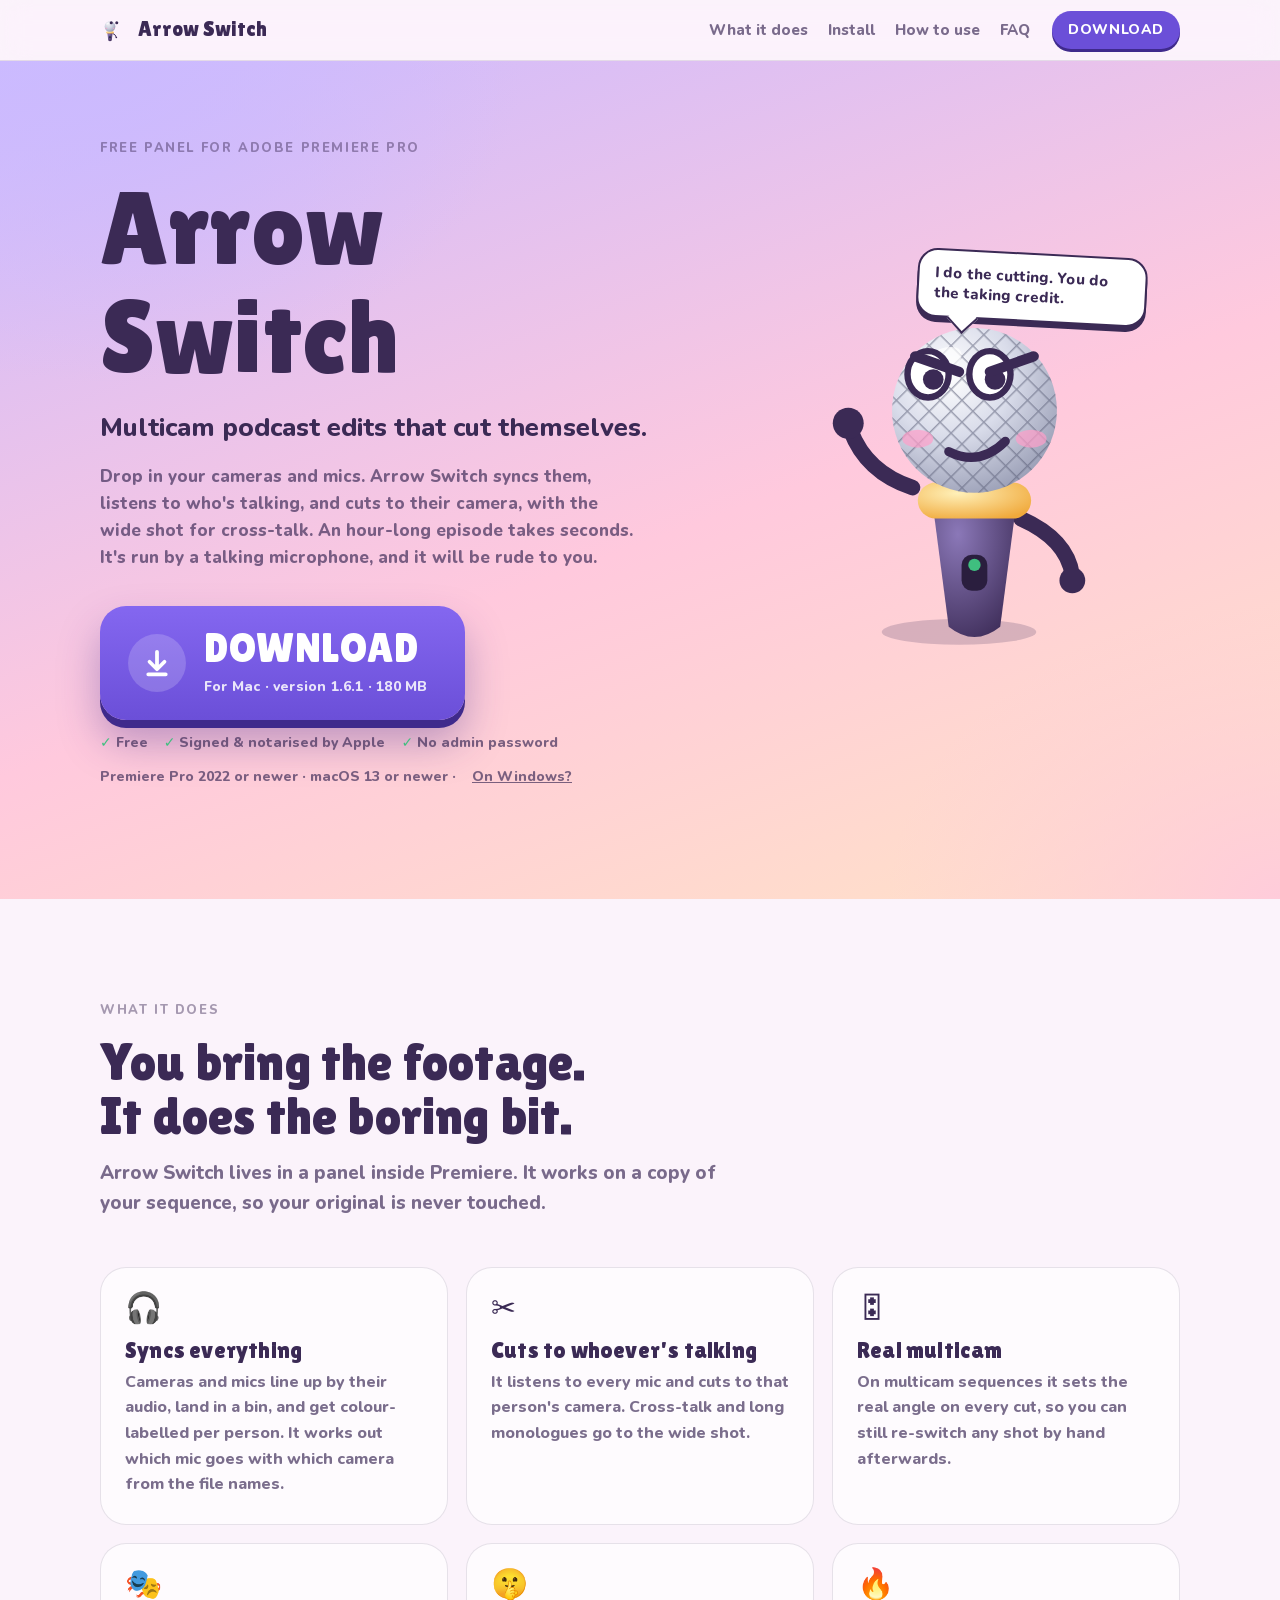
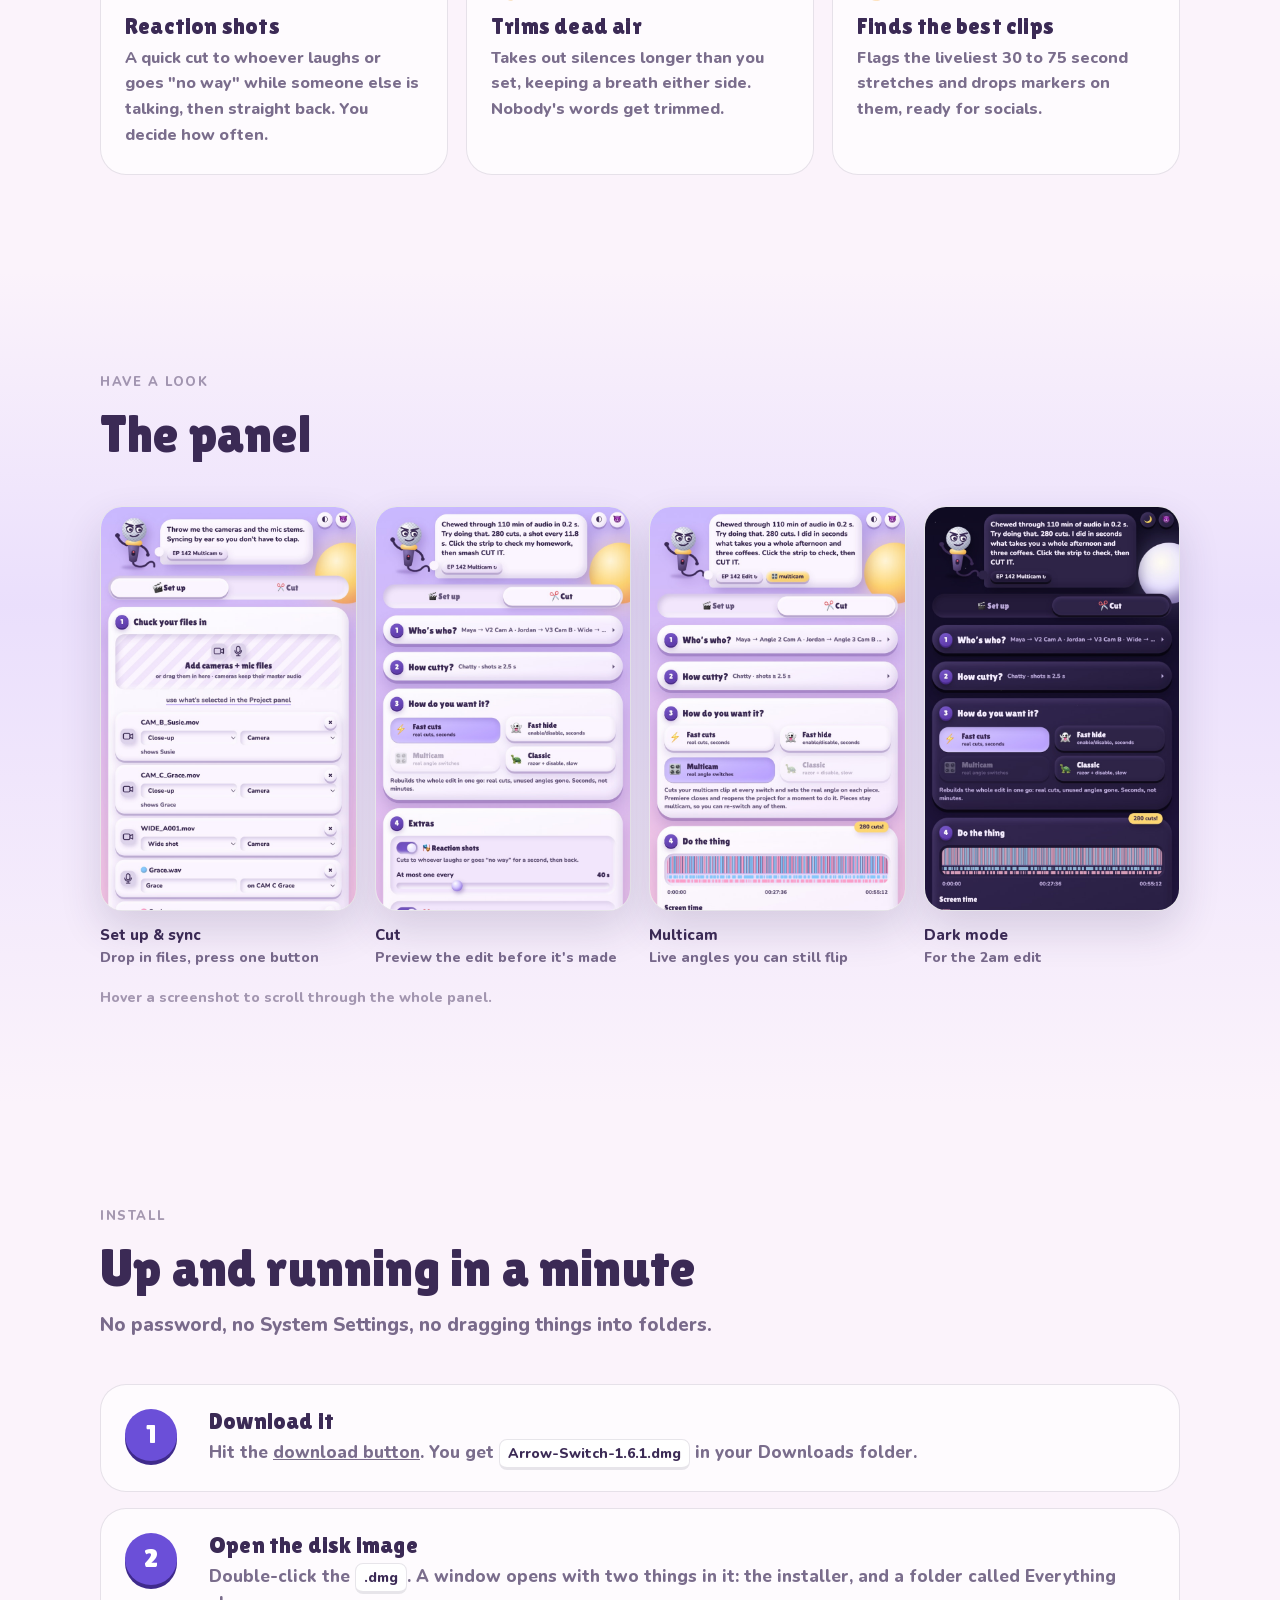
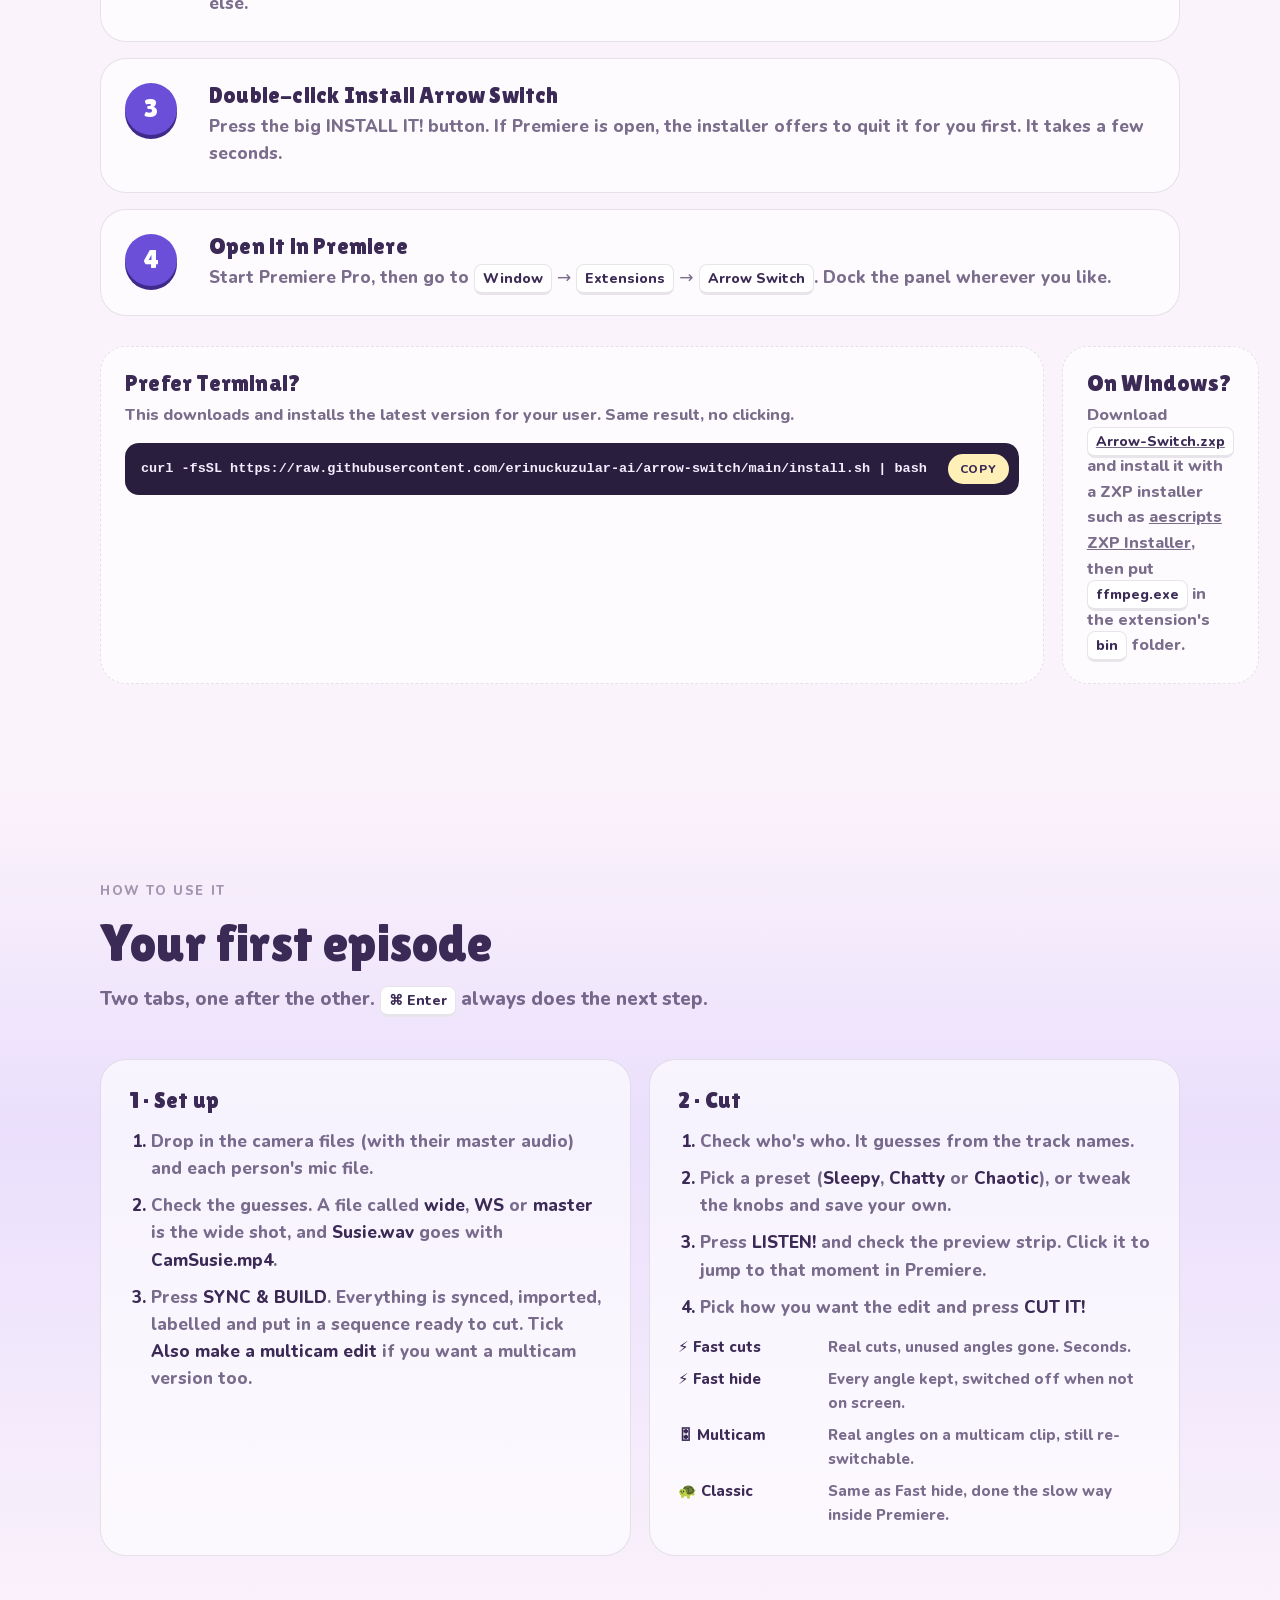
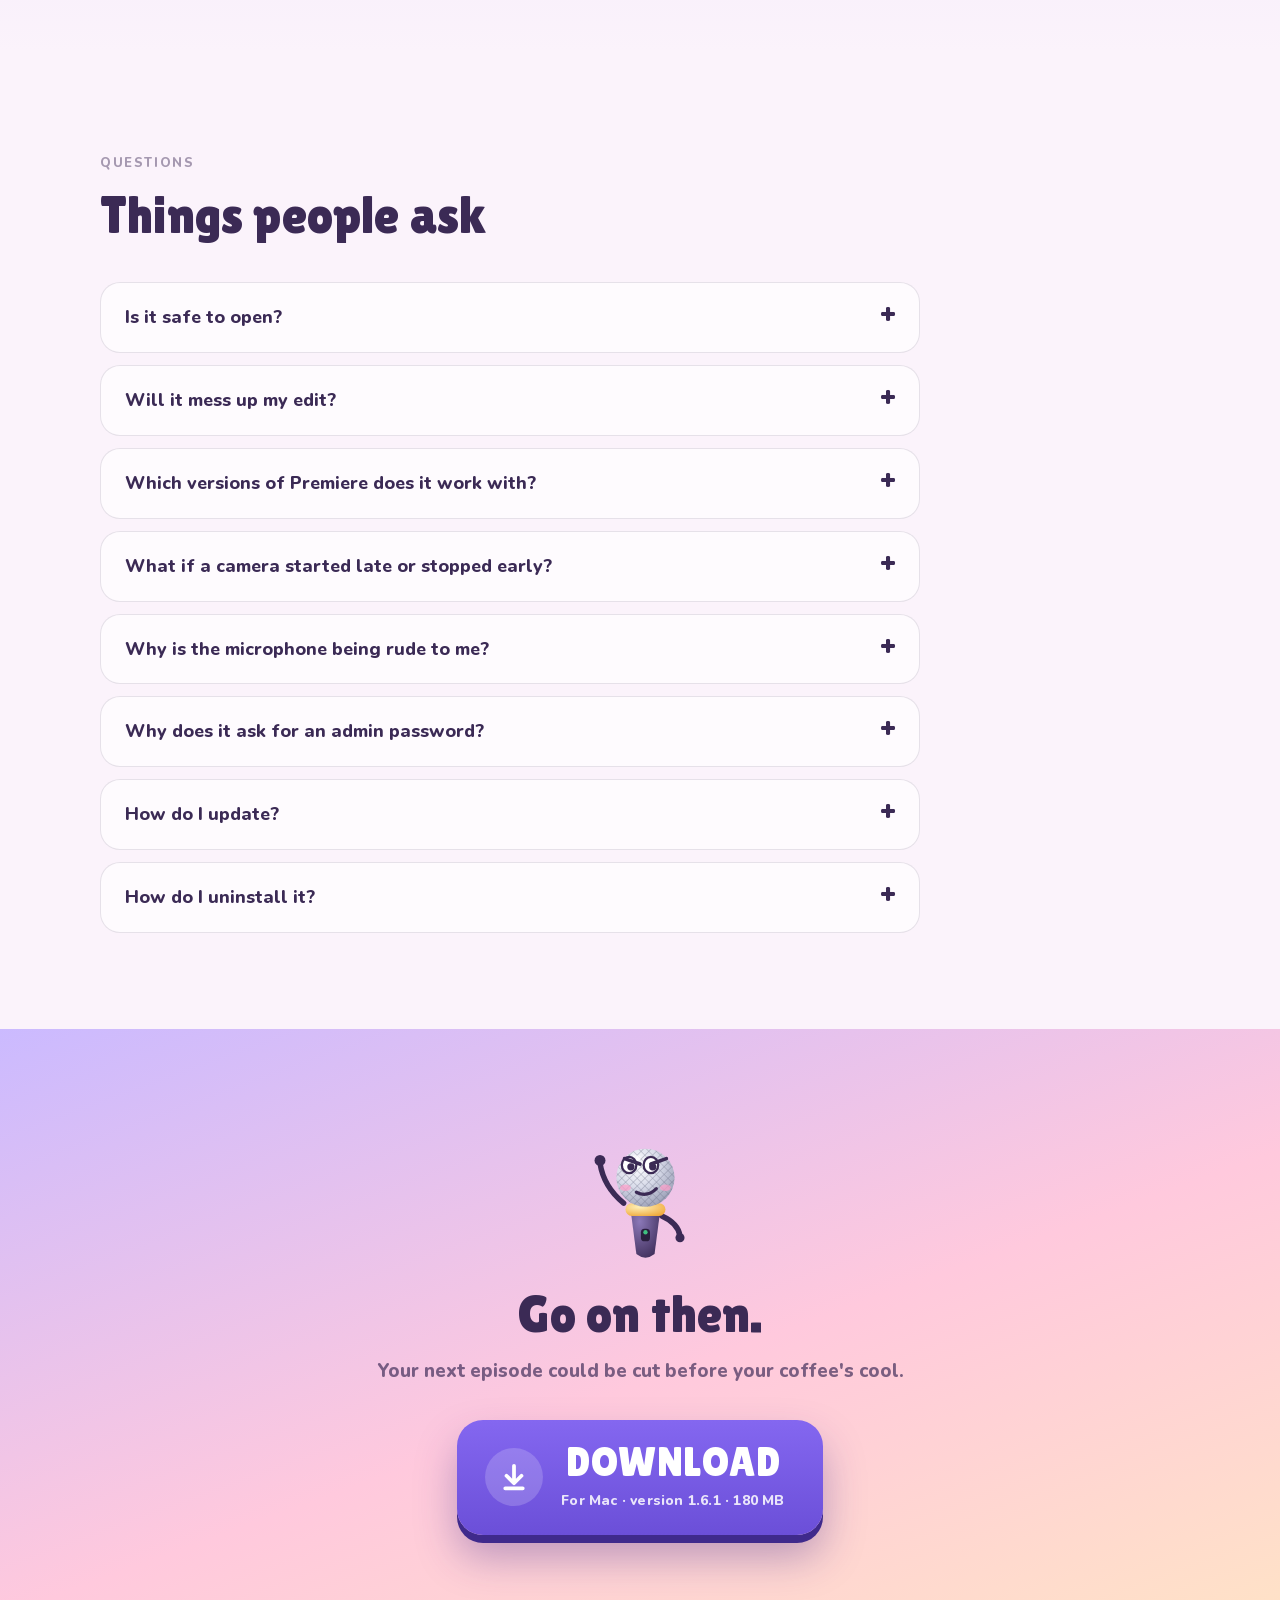
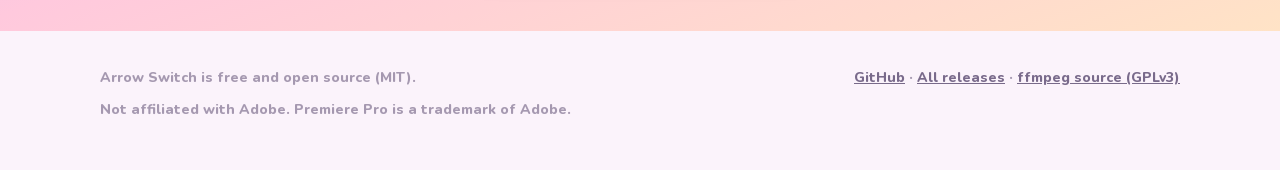
<file: docs/index.html>
<!doctype html>
<html lang="en">
<head>
<meta charset="utf-8">
<meta name="viewport" content="width=device-width, initial-scale=1">
<title>Arrow Switch · multicam podcast edits for Premiere Pro</title>
<meta name="description" content="Arrow Switch syncs your mics to your cameras, listens to who's talking and cuts your multicam podcast in Premiere Pro. Free download for Mac.">
<meta property="og:title" content="Arrow Switch">
<meta property="og:description" content="Multicam podcast edits that cut themselves. A Premiere Pro panel run by a rude microphone.">
<meta property="og:image" content="https://erinuckuzular-ai.github.io/arrow-switch/assets/og.png">
<meta name="theme-color" content="#cbbaff">
<link rel="icon" href="assets/favicon.svg" type="image/svg+xml">
<style>
  @font-face { font-family: "Lilita One"; src: url(assets/fonts/LilitaOne.woff2) format("woff2"); font-display: swap; }
  @font-face { font-family: "Nunito"; src: url(assets/fonts/Nunito.woff2) format("woff2"); font-weight: 200 1000; font-display: swap; }

  :root {
    --ink: #3b2a55;
    --ink-soft: rgba(59, 42, 85, .68);
    --ink-faint: rgba(59, 42, 85, .45);
    --bg: #fbf3fb;
    --lav: #cbbaff;
    --pink: #ffc9dd;
    --peach: #ffe3c6;
    --card: rgba(255, 255, 255, .62);
    --card-solid: #ffffff;
    --line: rgba(59, 42, 85, .12);
    --btn: #6b4fd8;
    --btn-deep: #3f2a8c;
    --gold: #f0a93b;
    --gold-soft: #fff0b8;
    --green: #3fbf7f;
    --code-bg: #2a1e3e;
    --code-ink: #f4ecff;
    --radius: 26px;
  }
  @media (prefers-color-scheme: dark) {
    :root {
      --ink: #f4ecff;
      --ink-soft: rgba(244, 236, 255, .72);
      --ink-faint: rgba(244, 236, 255, .48);
      --bg: #1b1428;
      --lav: #4a3a7a;
      --pink: #5a2d4d;
      --peach: #4d3629;
      --card: rgba(255, 255, 255, .07);
      --card-solid: #271d38;
      --line: rgba(244, 236, 255, .12);
      --code-bg: #120c1d;
    }
  }

  * { box-sizing: border-box; }
  html { scroll-behavior: smooth; }
  body {
    margin: 0; background: var(--bg); color: var(--ink);
    font: 500 17px/1.6 "Nunito", ui-rounded, system-ui, sans-serif;
    -webkit-font-smoothing: antialiased; overflow-x: hidden;
  }
  a { color: inherit; }
  h1, h2, h3 { font-family: "Lilita One", ui-rounded, system-ui, sans-serif; font-weight: 400; line-height: 1.05; margin: 0; letter-spacing: .2px; }
  h2 { font-size: clamp(34px, 5vw, 52px); }
  h3 { font-size: 23px; }
  p { margin: 0; }
  .wrap { width: min(1080px, 100% - 32px); margin: 0 auto; }
  section { padding: 96px 0; position: relative; scroll-margin-top: 60px; }
  #download, #windows { scroll-margin-top: 90px; }
  .eyebrow {
    display: inline-block; font-weight: 900; font-size: 13px; letter-spacing: 1.6px;
    text-transform: uppercase; color: var(--ink-faint); margin-bottom: 14px;
  }
  .lede { font-size: 19px; color: var(--ink-soft); max-width: 620px; margin-top: 14px; }

  /* ---------------------------------------------------------------- nav */
  nav {
    position: sticky; top: 0; z-index: 20;
    backdrop-filter: blur(14px) saturate(1.4); -webkit-backdrop-filter: blur(14px) saturate(1.4);
    background: color-mix(in srgb, var(--bg) 70%, transparent);
    border-bottom: 1px solid var(--line);
  }
  nav .wrap { display: flex; align-items: center; gap: 22px; height: 60px; }
  .brand { display: flex; align-items: center; gap: 10px; font-family: "Lilita One"; font-size: 21px; text-decoration: none; }
  .brand svg { width: 28px; height: 34px; }
  nav .links { display: flex; gap: 20px; margin-left: auto; font-weight: 800; font-size: 15px; }
  nav .links a { text-decoration: none; color: var(--ink-soft); }
  nav .links a:hover { color: var(--ink); }
  .nav-dl {
    text-decoration: none; font-weight: 900; font-size: 14px; letter-spacing: .6px;
    background: var(--btn); color: #fff; padding: 8px 16px; border-radius: 999px;
    box-shadow: 0 3px 0 var(--btn-deep);
  }
  @media (max-width: 720px) { nav .links { display: none; } .nav-dl { margin-left: auto; } }

  /* ---------------------------------------------------------------- hero */
  .hero {
    padding: 72px 0 110px; overflow: hidden;
    background:
      radial-gradient(600px 460px at 8% 0%, color-mix(in srgb, var(--lav) 90%, transparent), transparent 70%),
      radial-gradient(560px 420px at 100% 100%, color-mix(in srgb, var(--pink) 90%, transparent), transparent 70%),
      linear-gradient(160deg, var(--lav) 0%, var(--pink) 55%, var(--peach) 100%);
  }
  .hero .wrap { display: grid; grid-template-columns: 1.15fr .85fr; align-items: center; gap: 40px; }
  .hero h1 { font-size: clamp(56px, 9vw, 104px); }
  .hero .tag { font-size: clamp(20px, 2.4vw, 26px); font-weight: 800; margin-top: 16px; max-width: 560px; }
  .hero .sub { color: var(--ink-soft); margin-top: 14px; max-width: 540px; }
  .hero-mic { position: relative; justify-self: center; width: min(340px, 80vw); }
  .bubble {
    position: absolute; top: -8px; right: -18px; max-width: 230px;
    background: var(--card-solid); border: 2px solid var(--ink); border-radius: 20px;
    padding: 12px 16px; font-weight: 800; font-size: 15px; line-height: 1.35;
    box-shadow: 0 5px 0 var(--ink); transform: rotate(3deg);
  }
  .bubble::after {
    content: ""; position: absolute; left: 34px; bottom: -13px; width: 20px; height: 20px;
    background: var(--card-solid); border-right: 2px solid var(--ink); border-bottom: 2px solid var(--ink);
    transform: rotate(45deg);
  }
  @media (max-width: 820px) {
    .hero .wrap { grid-template-columns: 1fr; text-align: center; }
    .hero .tag, .hero .sub { margin-left: auto; margin-right: auto; }
    .hero-mic { order: -1; width: 200px; margin-bottom: 8px; display: flex; flex-direction: column; align-items: center; }
    .bubble { position: relative; top: auto; right: auto; max-width: 260px; font-size: 14px; margin-bottom: 22px; transform: rotate(-2deg); }
    .bubble::after { left: 50%; margin-left: -10px; }
    .dl-block { justify-items: center; }
    .dl-notes { justify-content: center; text-align: center; }
  }

  /* ---------------------------------------------------------------- mascot */
  .mic { width: 100%; height: auto; overflow: visible; }
  .mic .bob { animation: bob 3.2s ease-in-out infinite; transform-origin: 60px 120px; }
  .mic .wave { animation: wave 1.6s ease-in-out infinite; transform-origin: 42px 76px; }
  .mic .eyes { animation: blink 4.6s infinite; transform-origin: 60px 32px; }
  .mic .shadow { animation: shadow 3.2s ease-in-out infinite; transform-origin: 60px 132px; }
  @keyframes bob { 50% { transform: translateY(-7px) rotate(-1.5deg); } }
  @keyframes shadow { 50% { transform: scaleX(.86); opacity: .7; } }
  @keyframes wave { 50% { transform: rotate(14deg); } }
  @keyframes blink { 0%, 92%, 100% { transform: scaleY(1); } 95% { transform: scaleY(.08); } }
  @media (prefers-reduced-motion: reduce) { .mic * { animation: none !important; } }
  /* #og renders the social preview image (docs/assets/og.png). */
  .og nav, .og .hero .sub, .og .dl-notes + .dl-notes { display: none; }
  .og .hero { padding: 64px 0; min-height: 100vh; }

  /* ---------------------------------------------------------------- download button */
  .dl-block { display: grid; gap: 12px; margin-top: 34px; justify-items: start; }
  .big-dl {
    display: inline-flex; align-items: center; gap: 18px; text-decoration: none;
    background: linear-gradient(180deg, #8467f0, var(--btn));
    color: #fff; border-radius: 26px; padding: 22px 38px 22px 28px;
    box-shadow: 0 8px 0 var(--btn-deep), 0 22px 40px rgba(63, 42, 140, .35);
    transition: transform .12s ease, box-shadow .12s ease;
  }
  .big-dl:hover { transform: translateY(-2px); box-shadow: 0 10px 0 var(--btn-deep), 0 28px 48px rgba(63, 42, 140, .4); }
  .big-dl:active { transform: translateY(6px); box-shadow: 0 2px 0 var(--btn-deep), 0 10px 20px rgba(63, 42, 140, .3); }
  .big-dl:focus-visible { outline: 4px solid var(--gold); outline-offset: 5px; }
  .big-dl .arrow {
    width: 58px; height: 58px; border-radius: 50%; background: rgba(255,255,255,.18);
    display: grid; place-items: center; flex: none;
  }
  .big-dl .arrow svg { width: 30px; height: 30px; animation: nudge 1.8s ease-in-out infinite; }
  @keyframes nudge { 50% { transform: translateY(4px); } }
  .big-dl .label { font-family: "Lilita One"; font-size: clamp(30px, 4vw, 40px); line-height: 1; letter-spacing: .5px; }
  .big-dl .meta { display: block; white-space: nowrap; font-family: "Nunito"; font-weight: 800; font-size: 14px; opacity: .85; margin-top: 6px; letter-spacing: .2px; }
  .dl-notes { font-size: 14px; font-weight: 700; color: var(--ink-soft); display: flex; flex-wrap: wrap; gap: 6px 16px; }
  .dl-notes span::before { content: "✓ "; color: var(--green); font-weight: 900; }
  .dl-notes a { font-weight: 800; }

  /* ---------------------------------------------------------------- features */
  .features { display: grid; grid-template-columns: repeat(3, 1fr); gap: 18px; margin-top: 48px; }
  .feature {
    background: var(--card); border: 1px solid var(--line); border-radius: var(--radius);
    padding: 26px 24px;
  }
  .feature .ico { font-size: 30px; line-height: 1; margin-bottom: 14px; }
  .feature p { color: var(--ink-soft); margin-top: 8px; font-size: 16px; }
  @media (max-width: 900px) { .features { grid-template-columns: 1fr 1fr; } }
  @media (max-width: 580px) { .features { grid-template-columns: 1fr; } }

  /* ---------------------------------------------------------------- screenshots */
  .shots-sec { background: linear-gradient(180deg, transparent, color-mix(in srgb, var(--lav) 35%, transparent) 40%, transparent); }
  .shots { display: grid; grid-template-columns: repeat(4, 1fr); gap: 18px; margin-top: 44px; }
  .shot { margin: 0; }
  .frame {
    position: relative; aspect-ratio: 380 / 600; overflow: hidden; border-radius: 22px;
    border: 1px solid var(--line); background: var(--card-solid);
    box-shadow: 0 18px 40px rgba(59, 42, 85, .16);
  }
  .frame img {
    position: absolute; left: 0; top: 0; width: 100%; height: auto; display: block;
    transition: top 6s ease-in-out, transform 6s ease-in-out;
  }
  .frame:hover img, .frame:focus-visible img { top: 100%; transform: translateY(-100%); }
  .frame:focus-visible { outline: 3px solid var(--btn); outline-offset: 3px; }
  .shot figcaption { font-weight: 800; font-size: 15px; margin-top: 12px; }
  .shot figcaption small { display: block; font-weight: 600; color: var(--ink-soft); font-size: 14px; }
  .hint { color: var(--ink-faint); font-weight: 700; font-size: 14px; margin-top: 18px; }
  @media (max-width: 900px) { .shots { grid-template-columns: 1fr 1fr; } }

  /* ---------------------------------------------------------------- install steps */
  .steps { counter-reset: step; display: grid; gap: 16px; margin-top: 44px; }
  .step {
    display: grid; grid-template-columns: 64px 1fr; gap: 20px; align-items: start;
    background: var(--card); border: 1px solid var(--line); border-radius: var(--radius); padding: 24px;
  }
  .step::before {
    counter-increment: step; content: counter(step);
    width: 52px; height: 52px; border-radius: 50%; display: grid; place-items: center;
    background: var(--btn); color: #fff; font-family: "Lilita One"; font-size: 26px;
    box-shadow: 0 4px 0 var(--btn-deep);
  }
  .step p { color: var(--ink-soft); margin-top: 6px; }
  .step kbd, .path {
    font: 800 14px/1 "Nunito"; background: var(--card-solid); border: 1px solid var(--line);
    border-bottom-width: 3px; border-radius: 8px; padding: 4px 8px; color: var(--ink); white-space: nowrap;
  }
  .step .inline-dl { font-weight: 900; }
  @media (max-width: 560px) { .step { grid-template-columns: 1fr; gap: 12px; } }

  .alt { display: grid; grid-template-columns: 1fr 1fr; gap: 18px; margin-top: 30px; }
  .alt-card { background: var(--card); border: 1px dashed var(--line); border-radius: var(--radius); padding: 24px; }
  .alt-card p { color: var(--ink-soft); margin-top: 8px; font-size: 16px; }
  .code {
    position: relative; margin-top: 14px; background: var(--code-bg); color: var(--code-ink);
    border-radius: 14px; padding: 16px 92px 16px 16px; font: 600 13.5px/1.5 ui-monospace, "SF Mono", Menlo, monospace;
    overflow-x: auto; white-space: nowrap;
  }
  .copy {
    position: absolute; right: 10px; top: 50%; transform: translateY(-50%);
    font: 900 12px "Nunito"; letter-spacing: .8px; text-transform: uppercase; cursor: pointer;
    background: var(--gold-soft); color: #3b2a55; border: 0; border-radius: 999px; padding: 7px 12px;
  }
  @media (max-width: 760px) { .alt { grid-template-columns: 1fr; } }

  /* ---------------------------------------------------------------- how to use */
  .use { display: grid; grid-template-columns: 1fr 1fr; gap: 18px; margin-top: 44px; }
  .use-card { background: var(--card); border: 1px solid var(--line); border-radius: var(--radius); padding: 28px; }
  .use-card ol { margin: 16px 0 0; padding-left: 22px; color: var(--ink-soft); display: grid; gap: 10px; }
  .use-card li::marker { font-weight: 900; color: var(--ink); }
  .use-card b { color: var(--ink); }
  .modes { display: grid; gap: 8px; margin-top: 14px; }
  .mode { display: grid; grid-template-columns: 138px 1fr; gap: 12px; font-size: 15px; color: var(--ink-soft); }
  .mode b { color: var(--ink); }
  @media (max-width: 820px) { .use { grid-template-columns: 1fr; } .mode { grid-template-columns: 1fr; gap: 0; } }

  /* ---------------------------------------------------------------- faq */
  .faq { margin-top: 40px; display: grid; gap: 12px; max-width: 820px; }
  details { background: var(--card); border: 1px solid var(--line); border-radius: 20px; padding: 0 24px; }
  summary {
    cursor: pointer; list-style: none; font-weight: 900; font-size: 18px; padding: 20px 0;
    display: flex; justify-content: space-between; gap: 16px;
  }
  summary::-webkit-details-marker { display: none; }
  summary::after { content: "+"; font-family: "Lilita One"; font-size: 26px; line-height: .9; transition: transform .2s; }
  details[open] summary::after { transform: rotate(45deg); }
  details p { color: var(--ink-soft); padding-bottom: 20px; }
  details p + p { margin-top: -8px; }

  /* ---------------------------------------------------------------- final cta + footer */
  .cta {
    text-align: center; overflow: hidden;
    background: linear-gradient(160deg, var(--lav) 0%, var(--pink) 55%, var(--peach) 100%);
  }
  .cta .mic-small { width: 120px; margin: 0 auto 16px; }
  .cta .dl-block { justify-items: center; }
  footer { padding: 36px 0 48px; font-size: 14px; color: var(--ink-faint); }
  footer .wrap { display: flex; flex-wrap: wrap; gap: 10px 26px; justify-content: space-between; }
  footer a { font-weight: 800; color: var(--ink-soft); }
</style>
</head>
<body>

<!-- Shared mascot parts. Every <use href="#mic"> below draws the same microphone. -->
<svg width="0" height="0" style="position:absolute" aria-hidden="true">
  <defs>
    <radialGradient id="gMetal" cx="35%" cy="28%" r="85%"><stop offset="0" stop-color="#ffffff"/><stop offset=".45" stop-color="#d9dcea"/><stop offset="1" stop-color="#8f94ad"/></radialGradient>
    <radialGradient id="gHandle" cx="30%" cy="20%" r="95%"><stop offset="0" stop-color="#8b78b8"/><stop offset="1" stop-color="#3b2a55"/></radialGradient>
    <radialGradient id="gGold" cx="35%" cy="30%" r="80%"><stop offset="0" stop-color="#fff0b8"/><stop offset="1" stop-color="#f0a93b"/></radialGradient>
    <pattern id="pGrille" width="6" height="6" patternUnits="userSpaceOnUse" patternTransform="rotate(45)">
      <rect width="6" height="6" fill="none"/><path d="M0 0 H6 M0 0 V6" stroke="#5b5f78" stroke-width="1.1" opacity=".55"/>
    </pattern>
    <symbol id="mic-body" viewBox="-6 -12 132 152" overflow="visible">
      <g stroke-linecap="round" stroke-linejoin="round">
        <path d="M78 76 Q96 84 98 98" stroke="#3b2a55" stroke-width="6" fill="none"/>
        <circle cx="98" cy="100" r="5" fill="#3b2a55"/>
        <path fill="url(#gHandle)" d="M44 72 L50 118 Q60 126 70 118 L76 72 Z"/>
        <rect x="55" y="90" width="10" height="14" rx="4" fill="#2a1e3e"/>
        <circle cx="60" cy="94" r="2.4" fill="#3fbf7f"/>
        <rect x="38" y="62" width="44" height="14" rx="7" fill="url(#gGold)"/>
        <circle cx="60" cy="34" r="32" fill="url(#gMetal)"/>
        <circle cx="60" cy="34" r="32" fill="url(#pGrille)"/>
        <ellipse cx="46" cy="16" rx="10" ry="5" fill="#fff" opacity=".7" transform="rotate(-30 46 16)"/>
        <ellipse cx="38" cy="45" rx="6" ry="3.5" fill="#ff9ec9" opacity=".7"/>
        <ellipse cx="82" cy="45" rx="6" ry="3.5" fill="#ff9ec9" opacity=".7"/>
      </g>
    </symbol>
    <!-- Brows and grin go on top of the eyes, so they're their own layer. -->
    <symbol id="mic-face" viewBox="-6 -12 132 152" overflow="visible">
      <g stroke="#3b2a55" fill="none" stroke-linecap="round">
        <path d="M37 13 L54 19 M83 13 L66 19" stroke-width="4"/>
        <path d="M50 50 Q62 56 72 46" stroke-width="3.5"/>
      </g>
    </symbol>
  </defs>
</svg>

<nav>
  <div class="wrap">
    <a class="brand" href="#top">
      <svg viewBox="16 -6 88 136" aria-hidden="true"><use href="#mic-body"/><circle cx="49" cy="33" r="6" fill="#3b2a55"/><circle cx="71" cy="33" r="6" fill="#3b2a55"/></svg>
      Arrow Switch
    </a>
    <div class="links">
      <a href="#what">What it does</a>
      <a href="#install">Install</a>
      <a href="#use">How to use</a>
      <a href="#faq">FAQ</a>
    </div>
    <a class="nav-dl" href="#download" data-dl>DOWNLOAD</a>
  </div>
</nav>

<!-- ================================================================ hero -->
<header class="hero" id="top">
  <div class="wrap">
    <div>
      <span class="eyebrow">Free panel for Adobe Premiere Pro</span>
      <h1>Arrow Switch</h1>
      <p class="tag">Multicam podcast edits that cut themselves.</p>
      <p class="sub">
        Drop in your cameras and mics. Arrow Switch syncs them, listens to who's talking,
        and cuts to their camera, with the wide shot for cross-talk. An hour-long episode
        takes seconds. It's run by a talking microphone, and it will be rude to you.
      </p>
      <div class="dl-block" id="download">
        <a class="big-dl" href="https://github.com/erinuckuzular-ai/arrow-switch/releases/download/v1.6.1/Arrow-Switch-1.6.1.dmg" data-dl>
          <span class="arrow">
            <svg viewBox="0 0 24 24" fill="none" stroke="#fff" stroke-width="3" stroke-linecap="round" stroke-linejoin="round" aria-hidden="true"><path d="M12 3v13M6 11l6 6 6-6M5 21h14"/></svg>
          </span>
          <span>
            <span class="label">DOWNLOAD</span>
            <span class="meta" data-dl-meta>For Mac · version 1.6.1 · 180 MB</span>
          </span>
        </a>
        <div class="dl-notes">
          <span>Free</span>
          <span>Signed &amp; notarised by Apple</span>
          <span>No admin password</span>
        </div>
        <div class="dl-notes" style="font-weight:600">
          Premiere Pro 2022 or newer · macOS 13 or newer · <a href="#windows">On Windows?</a>
        </div>
      </div>
    </div>

    <div class="hero-mic">
      <div class="bubble">I do the cutting. You do the taking credit.</div>
      <svg class="mic" viewBox="-6 -12 132 152" role="img" aria-label="Arrow Switch's mascot, a cartoon microphone, waving">
        <ellipse class="shadow" cx="60" cy="132" rx="30" ry="5" fill="rgba(59,42,85,.2)"/>
        <g class="bob">
          <g class="wave">
            <path d="M42 76 Q24 70 18 54" stroke="#3b2a55" stroke-width="6" fill="none" stroke-linecap="round"/>
            <circle cx="17" cy="51" r="6" fill="#3b2a55"/>
          </g>
          <use href="#mic-body"/>
          <g class="eyes">
            <ellipse cx="48" cy="32" rx="8" ry="9" fill="#fff" stroke="#3b2a55" stroke-width="2.5"/>
            <ellipse cx="72" cy="32" rx="8" ry="9" fill="#fff" stroke="#3b2a55" stroke-width="2.5"/>
            <circle cx="50" cy="34" r="4" fill="#3b2a55"/><circle cx="74" cy="34" r="4" fill="#3b2a55"/>
          </g>
          <use href="#mic-face"/>
        </g>
      </svg>
    </div>
  </div>
</header>

<!-- ================================================================ what it does -->
<section id="what">
  <div class="wrap">
    <span class="eyebrow">What it does</span>
    <h2>You bring the footage.<br>It does the boring bit.</h2>
    <p class="lede">
      Arrow Switch lives in a panel inside Premiere. It works on a copy of your sequence,
      so your original is never touched.
    </p>

    <div class="features">
      <div class="feature">
        <div class="ico">🎧</div>
        <h3>Syncs everything</h3>
        <p>Cameras and mics line up by their audio, land in a bin, and get colour-labelled per person. It works out which mic goes with which camera from the file names.</p>
      </div>
      <div class="feature">
        <div class="ico">✂️</div>
        <h3>Cuts to whoever's talking</h3>
        <p>It listens to every mic and cuts to that person's camera. Cross-talk and long monologues go to the wide shot.</p>
      </div>
      <div class="feature">
        <div class="ico">🎛</div>
        <h3>Real multicam</h3>
        <p>On multicam sequences it sets the real angle on every cut, so you can still re-switch any shot by hand afterwards.</p>
      </div>
      <div class="feature">
        <div class="ico">🎭</div>
        <h3>Reaction shots</h3>
        <p>A quick cut to whoever laughs or goes "no way" while someone else is talking, then straight back. You decide how often.</p>
      </div>
      <div class="feature">
        <div class="ico">🤫</div>
        <h3>Trims dead air</h3>
        <p>Takes out silences longer than you set, keeping a breath either side. Nobody's words get trimmed.</p>
      </div>
      <div class="feature">
        <div class="ico">🔥</div>
        <h3>Finds the best clips</h3>
        <p>Flags the liveliest 30 to 75 second stretches and drops markers on them, ready for socials.</p>
      </div>
    </div>
  </div>
</section>

<!-- ================================================================ screenshots -->
<section class="shots-sec" id="look">
  <div class="wrap">
    <span class="eyebrow">Have a look</span>
    <h2>The panel</h2>
    <div class="shots">
      <figure class="shot">
        <div class="frame" tabindex="0"><img src="assets/shots/setup.jpg" alt="The Set up tab: camera and mic files matched to people, ready to sync" loading="lazy"></div>
        <figcaption>Set up &amp; sync<small>Drop in files, press one button</small></figcaption>
      </figure>
      <figure class="shot">
        <div class="frame" tabindex="0"><img src="assets/shots/cut.jpg" alt="The Cut tab: presets, extras, a preview strip of the edit and the best clips list" loading="lazy"></div>
        <figcaption>Cut<small>Preview the edit before it's made</small></figcaption>
      </figure>
      <figure class="shot">
        <div class="frame" tabindex="0"><img src="assets/shots/multicam.jpg" alt="The Cut tab on a multicam sequence" loading="lazy"></div>
        <figcaption>Multicam<small>Live angles you can still flip</small></figcaption>
      </figure>
      <figure class="shot">
        <div class="frame" tabindex="0"><img src="assets/shots/dark.jpg" alt="The panel in dark mode" loading="lazy"></div>
        <figcaption>Dark mode<small>For the 2am edit</small></figcaption>
      </figure>
    </div>
    <p class="hint">Hover a screenshot to scroll through the whole panel.</p>
  </div>
</section>

<!-- ================================================================ install -->
<section id="install">
  <div class="wrap">
    <span class="eyebrow">Install</span>
    <h2>Up and running in a minute</h2>
    <p class="lede">No password, no System Settings, no dragging things into folders.</p>

    <div class="steps">
      <div class="step">
        <div>
          <h3>Download it</h3>
          <p>Hit the <a class="inline-dl" href="#download" data-dl>download button</a>. You get <span class="path">Arrow-Switch-1.6.1.dmg</span> in your Downloads folder.</p>
        </div>
      </div>
      <div class="step">
        <div>
          <h3>Open the disk image</h3>
          <p>Double-click the <span class="path">.dmg</span>. A window opens with two things in it: the installer, and a folder called <b>Everything else</b>.</p>
        </div>
      </div>
      <div class="step">
        <div>
          <h3>Double-click Install Arrow Switch</h3>
          <p>Press the big <b>INSTALL IT!</b> button. If Premiere is open, the installer offers to quit it for you first. It takes a few seconds.</p>
        </div>
      </div>
      <div class="step">
        <div>
          <h3>Open it in Premiere</h3>
          <p>Start Premiere Pro, then go to <span class="path">Window</span> → <span class="path">Extensions</span> → <span class="path">Arrow Switch</span>. Dock the panel wherever you like.</p>
        </div>
      </div>
    </div>

    <div class="alt">
      <div class="alt-card">
        <h3>Prefer Terminal?</h3>
        <p>This downloads and installs the latest version for your user. Same result, no clicking.</p>
        <div class="code"><span id="cmd">curl -fsSL https://raw.githubusercontent.com/erinuckuzular-ai/arrow-switch/main/install.sh | bash</span><button class="copy" data-copy="#cmd">Copy</button></div>
      </div>
      <div class="alt-card" id="windows">
        <h3>On Windows?</h3>
        <p>
          Download <a href="https://github.com/erinuckuzular-ai/arrow-switch/releases/latest" data-zxp><span class="path">Arrow-Switch.zxp</span></a>
          and install it with a ZXP installer such as <a href="https://aescripts.com/learn/zxp-installer/">aescripts ZXP Installer</a>,
          then put <span class="path">ffmpeg.exe</span> in the extension's <span class="path">bin</span> folder.
        </p>
      </div>
    </div>
  </div>
</section>

<!-- ================================================================ how to use -->
<section id="use" class="shots-sec">
  <div class="wrap">
    <span class="eyebrow">How to use it</span>
    <h2>Your first episode</h2>
    <p class="lede">Two tabs, one after the other. <span class="path">⌘ Enter</span> always does the next step.</p>

    <div class="use">
      <div class="use-card">
        <h3>1 · Set up</h3>
        <ol>
          <li>Drop in the camera files (with their master audio) and each person's mic file.</li>
          <li>Check the guesses. A file called <b>wide</b>, <b>WS</b> or <b>master</b> is the wide shot, and <b>Susie.wav</b> goes with <b>CamSusie.mp4</b>.</li>
          <li>Press <b>SYNC &amp; BUILD</b>. Everything is synced, imported, labelled and put in a sequence ready to cut. Tick <b>Also make a multicam edit</b> if you want a multicam version too.</li>
        </ol>
      </div>
      <div class="use-card">
        <h3>2 · Cut</h3>
        <ol>
          <li>Check who's who. It guesses from the track names.</li>
          <li>Pick a preset (<b>Sleepy</b>, <b>Chatty</b> or <b>Chaotic</b>), or tweak the knobs and save your own.</li>
          <li>Press <b>LISTEN!</b> and check the preview strip. Click it to jump to that moment in Premiere.</li>
          <li>Pick how you want the edit and press <b>CUT IT!</b></li>
        </ol>
        <div class="modes">
          <div class="mode"><b>⚡ Fast cuts</b><span>Real cuts, unused angles gone. Seconds.</span></div>
          <div class="mode"><b>⚡ Fast hide</b><span>Every angle kept, switched off when not on screen.</span></div>
          <div class="mode"><b>🎛 Multicam</b><span>Real angles on a multicam clip, still re-switchable.</span></div>
          <div class="mode"><b>🐢 Classic</b><span>Same as Fast hide, done the slow way inside Premiere.</span></div>
        </div>
      </div>
    </div>
  </div>
</section>

<!-- ================================================================ faq -->
<section id="faq">
  <div class="wrap">
    <span class="eyebrow">Questions</span>
    <h2>Things people ask</h2>
    <div class="faq">
      <details>
        <summary>Is it safe to open?</summary>
        <p>Yes. The disk image, the installer app and the package are all signed with an Apple Developer ID and notarised by Apple, so macOS opens them without a warning. The code is open source on GitHub.</p>
      </details>
      <details>
        <summary>Will it mess up my edit?</summary>
        <p>No. Arrow Switch saves your project first and always builds a new sequence called <b>&lt;your sequence&gt; – Arrow Switch</b>. Your original sequence is never changed.</p>
        <p>The Multicam mode briefly closes and reopens your project to set the angles. It keeps a backup copy in <span class="path">~/Library/Caches/Arrow Switch/project-backups</span> first.</p>
      </details>
      <details>
        <summary>Which versions of Premiere does it work with?</summary>
        <p>Premiere Pro 2022 (version 22) and newer. The installer app needs macOS 13 Ventura or newer.</p>
      </details>
      <details>
        <summary>What if a camera started late or stopped early?</summary>
        <p>Arrow Switch never cuts to a camera that has no footage at that moment. Those shots go to the wide, or to whichever camera is rolling.</p>
      </details>
      <details>
        <summary>Why is the microphone being rude to me?</summary>
        <p>It's got opinions. If a client is watching over your shoulder, flip the tone button in the top right to <b>nice</b>.</p>
      </details>
      <details>
        <summary>Why does it ask for an admin password?</summary>
        <p>It shouldn't. <b>Install Arrow Switch</b> installs for your user only and never asks. The <span class="path">.pkg</span> in the <b>Everything else</b> folder installs for everyone on the Mac, so that one does ask.</p>
      </details>
      <details>
        <summary>How do I update?</summary>
        <p>You don't need to come back here. When a new version is out, a bar at the top of the panel offers <b>Update</b>. Press it, then restart Premiere.</p>
        <p>You can also download the new version and run the installer again; the button says <b>UPDATE IT!</b> instead.</p>
      </details>
      <details>
        <summary>How do I uninstall it?</summary>
        <p>Open the disk image's <b>Everything else</b> folder and double-click <span class="path">Uninstall Arrow Switch.command</span>.</p>
      </details>
    </div>
  </div>
</section>

<!-- ================================================================ final cta -->
<section class="cta">
  <div class="wrap">
    <svg class="mic mic-small" viewBox="-6 -12 132 152" aria-hidden="true">
      <g stroke-linecap="round">
        <path d="M42 74 Q20 56 16 30" stroke="#3b2a55" stroke-width="6" fill="none"/>
        <circle cx="16" cy="27" r="6" fill="#3b2a55"/>
      </g>
      <use href="#mic-body"/>
      <ellipse cx="48" cy="32" rx="8" ry="9" fill="#fff" stroke="#3b2a55" stroke-width="2.5"/>
      <ellipse cx="72" cy="32" rx="8" ry="9" fill="#fff" stroke="#3b2a55" stroke-width="2.5"/>
      <circle cx="50" cy="34" r="4" fill="#3b2a55"/><circle cx="74" cy="34" r="4" fill="#3b2a55"/>
      <use href="#mic-face"/>
    </svg>
    <h2>Go on then.</h2>
    <p class="lede" style="margin-left:auto;margin-right:auto">Your next episode could be cut before your coffee's cool.</p>
    <div class="dl-block">
      <a class="big-dl" href="https://github.com/erinuckuzular-ai/arrow-switch/releases/download/v1.6.1/Arrow-Switch-1.6.1.dmg" data-dl>
        <span class="arrow">
          <svg viewBox="0 0 24 24" fill="none" stroke="#fff" stroke-width="3" stroke-linecap="round" stroke-linejoin="round" aria-hidden="true"><path d="M12 3v13M6 11l6 6 6-6M5 21h14"/></svg>
        </span>
        <span>
          <span class="label">DOWNLOAD</span>
          <span class="meta" data-dl-meta>For Mac · version 1.6.1 · 180 MB</span>
        </span>
      </a>
    </div>
  </div>
</section>

<footer>
  <div class="wrap">
    <span>Arrow Switch is free and open source (MIT).</span>
    <span>
      <a href="https://github.com/erinuckuzular-ai/arrow-switch">GitHub</a> ·
      <a href="https://github.com/erinuckuzular-ai/arrow-switch/releases">All releases</a> ·
      <a href="https://github.com/erinuckuzular-ai/arrow-switch/releases/latest">ffmpeg source (GPLv3)</a>
    </span>
    <span>Not affiliated with Adobe. Premiere Pro is a trademark of Adobe.</span>
  </div>
</footer>

<script>
  if (location.hash === '#og') document.documentElement.classList.add('og');

  // Point every download link at the newest release's .dmg. The hard-coded
  // v1.6.1 link stays if GitHub's API can't be reached.
  (function () {
    var API = 'https://api.github.com/repos/erinuckuzular-ai/arrow-switch/releases/latest';
    fetch(API, { headers: { Accept: 'application/vnd.github+json' } })
      .then(function (r) { return r.ok ? r.json() : null; })
      .then(function (rel) {
        if (!rel) return;
        var zxp = (rel.assets || []).filter(function (a) { return /\.zxp$/i.test(a.name); })[0];
        if (zxp) document.querySelectorAll('[data-zxp]').forEach(function (a) {
          a.href = zxp.browser_download_url;
          a.querySelector('.path').textContent = zxp.name;
        });
        var dmg = (rel.assets || []).filter(function (a) { return /\.dmg$/i.test(a.name); })[0];
        if (!dmg) return;
        var version = String(rel.tag_name || '').replace(/^v/, '');
        var mb = Math.round(dmg.size / 1048576);
        document.querySelectorAll('a.big-dl').forEach(function (a) { a.href = dmg.browser_download_url; });
        document.querySelectorAll('[data-dl-meta]').forEach(function (el) {
          el.textContent = 'For Mac · version ' + version + ' · ' + mb + ' MB';
        });
        document.querySelectorAll('.path').forEach(function (el) {
          if (/^Arrow-Switch-.*\.dmg$/.test(el.textContent)) el.textContent = dmg.name;
        });
      })
      .catch(function () {});
  })();

  document.querySelectorAll('[data-copy]').forEach(function (btn) {
    btn.addEventListener('click', function () {
      var text = document.querySelector(btn.dataset.copy).textContent;
      navigator.clipboard.writeText(text).then(function () {
        btn.textContent = 'Copied';
        setTimeout(function () { btn.textContent = 'Copy'; }, 1600);
      });
    });
  });
</script>
</body>
</html>
</file>
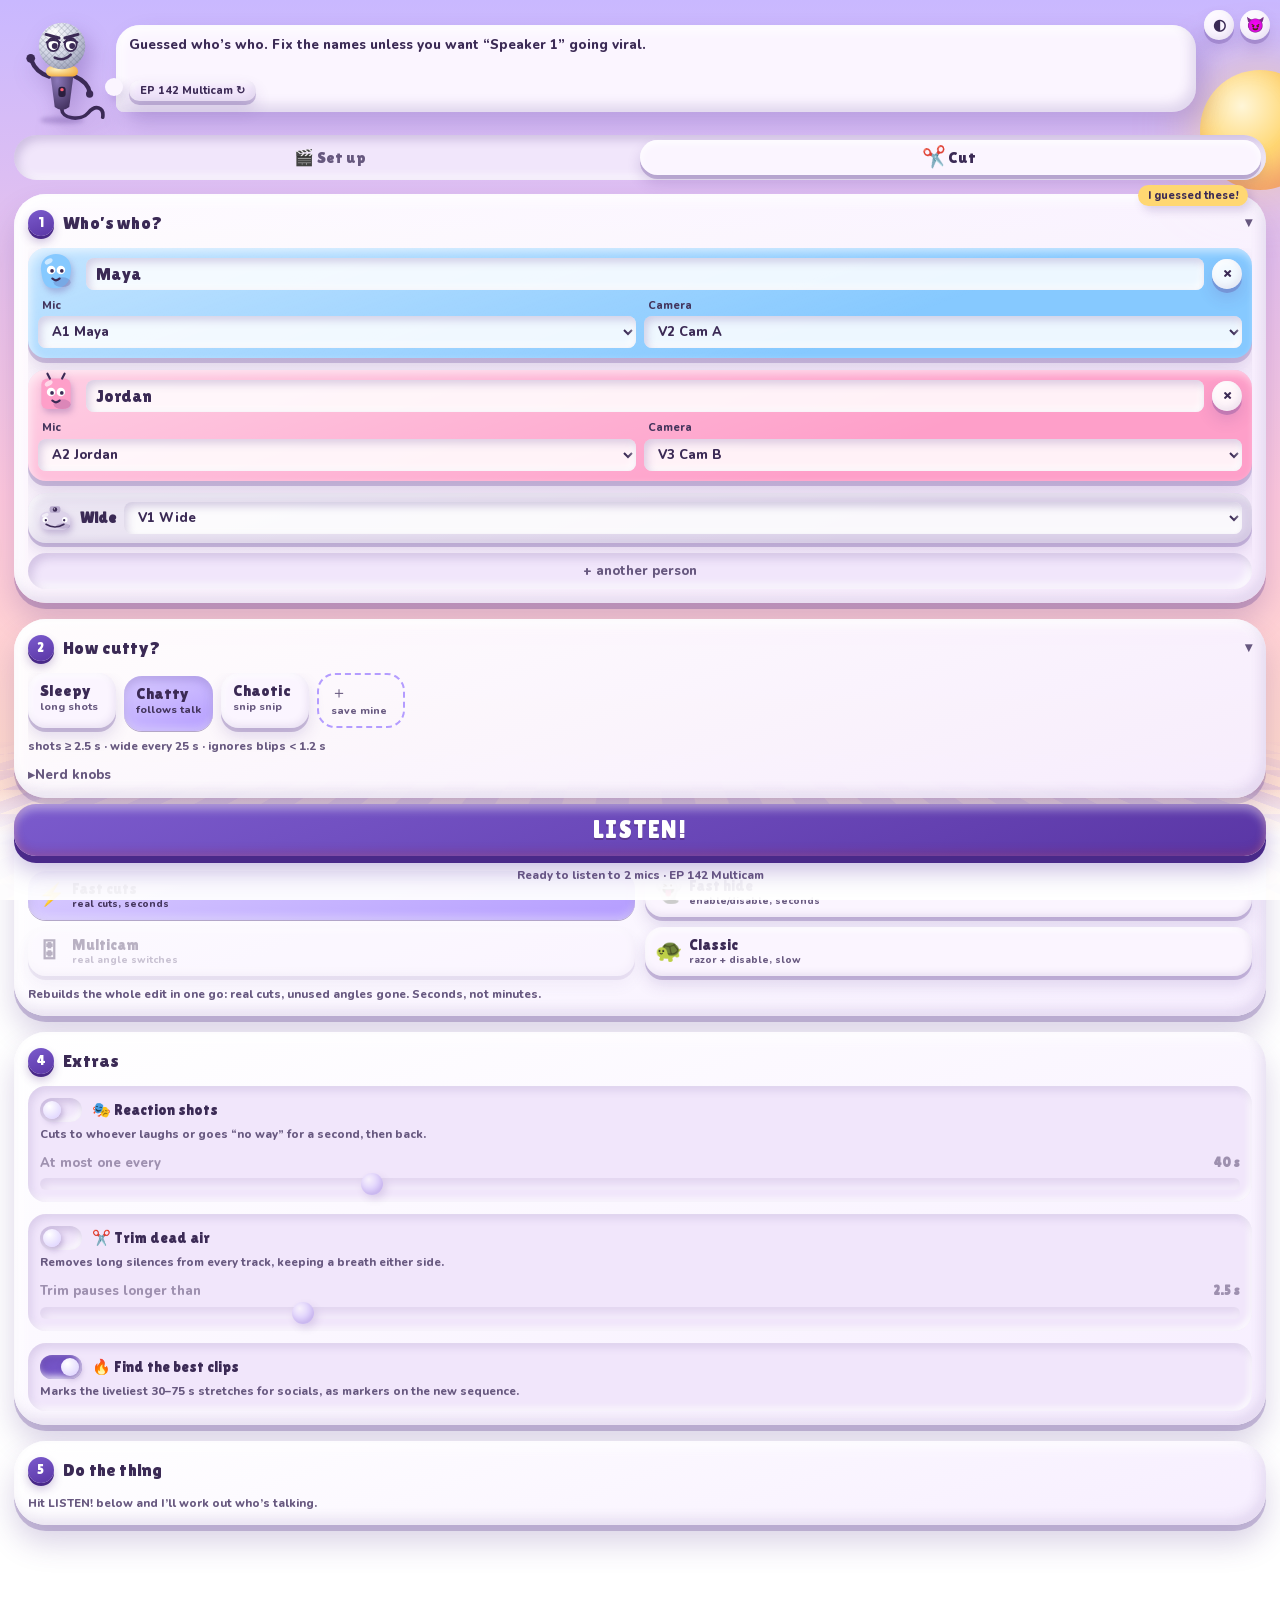
<file: extension/index.html>
<!doctype html>
<html lang="en">
<head>
  <meta charset="utf-8">
  <meta name="viewport" content="width=device-width, initial-scale=1">
  <title>Arrow Switch</title>
  <link rel="stylesheet" href="css/style.css">
</head>
<body data-theme="light">
  <div class="dreamscape" aria-hidden="true">
    <span class="orb"></span>
    <span class="cloud c1"></span>
    <span class="cloud c2"></span>
    <span class="cloud c3"></span>
    <span class="stars"></span>
    <span class="floor"></span>
  </div>

  <svg width="0" height="0" style="position:absolute" aria-hidden="true">
    <defs>
      <radialGradient id="gMetal" cx="35%" cy="28%" r="85%"><stop offset="0" stop-color="#ffffff"/><stop offset=".45" stop-color="#d9dcea"/><stop offset="1" stop-color="#8f94ad"/></radialGradient>
      <radialGradient id="gHandle" cx="30%" cy="20%" r="95%"><stop offset="0" stop-color="#8b78b8"/><stop offset="1" stop-color="#3b2a55"/></radialGradient>
      <radialGradient id="gGold" cx="35%" cy="30%" r="80%"><stop offset="0" stop-color="#fff0b8"/><stop offset="1" stop-color="#f0a93b"/></radialGradient>
            <radialGradient id="gPink" cx="35%" cy="28%" r="80%"><stop offset="0" stop-color="#ffd6e8"/><stop offset="1" stop-color="#f26aa8"/></radialGradient>
      <pattern id="pGrille" width="6" height="6" patternUnits="userSpaceOnUse" patternTransform="rotate(45)">
        <rect width="6" height="6" fill="none"/><path d="M0 0 H6 M0 0 V6" stroke="#5b5f78" stroke-width="1.1" opacity=".55"/>
      </pattern>
    </defs>
  </svg>

  <!-- ============================================================ header -->
  <header class="hero">
    <svg id="mascot" class="mascot mood-idle" viewBox="-6 -10 132 150" aria-hidden="true">
      <g class="sparkles only-done">
        <path d="M2 30 l4 -10 l4 10 l10 4 l-10 4 l-4 10 l-4 -10 l-10 -4z"/>
        <path d="M108 2 l3 -7 l3 7 l7 3 l-7 3 l-3 7 l-3 -7 l-7 -3z"/>
      </g>
      <g class="body">
        <path class="cable" d="M60 120 C58 134 86 138 96 126 S118 118 116 132"/>
        <!-- left arm: waves when idle, up for the win, flops on error -->
        <g class="arm-left not-done not-error">
          <path class="arm" d="M42 76 Q24 70 18 54"/>
          <circle class="hand" cx="17" cy="51" r="6"/>
        </g>
        <g class="only-done">
          <path class="arm" d="M42 74 Q20 56 16 30"/>
          <circle class="hand" cx="16" cy="27" r="6"/>
          <path class="arm" d="M78 74 Q100 56 104 30"/>
          <circle class="hand" cx="104" cy="27" r="6"/>
        </g>
        <g class="only-error">
          <path class="arm" d="M42 78 Q28 92 24 106"/>
          <circle class="hand" cx="24" cy="108" r="6"/>
          <g class="dizzy"><path d="M40 -6 l3 -6 l3 6 l6 3 l-6 3 l-3 6 l-3 -6 l-6 -3z"/><path d="M80 -10 l2 -4 l2 4 l4 2 l-4 2 l-2 4 l-2 -4 l-4 -2z"/></g>
        </g>
        <path class="arm other not-done not-error" d="M78 76 Q96 84 98 98"/>
        <circle class="hand not-done not-error" cx="98" cy="100" r="5"/>
        <path class="arm other only-error" d="M78 78 Q92 92 96 106"/>
        <circle class="hand only-error" cx="96" cy="108" r="6"/>
        <g class="scissors only-cut">
          <circle cx="104" cy="104" r="5"/><circle cx="96" cy="112" r="5"/>
          <path d="M100 100 L116 84 M101 108 L118 94"/>
        </g>
        <ellipse class="floor-shadow" cx="60" cy="136" rx="30" ry="5"/>

        <path class="handle" d="M44 72 L50 118 Q60 126 70 118 L76 72 Z"/>
        <rect class="switch" x="55" y="90" width="10" height="14" rx="4"/>
        <circle class="switch-dot" cx="60" cy="94" r="2.4"/>
        <rect class="collar" x="38" y="62" width="44" height="14" rx="7"/>

        <g class="head">
          <circle class="ball" cx="60" cy="34" r="32"/>
          <circle class="grille" cx="60" cy="34" r="32"/>
          <ellipse class="gloss" cx="46" cy="16" rx="10" ry="5" transform="rotate(-30 46 16)"/>
          <g class="face">
            <ellipse class="blush" cx="38" cy="44" rx="6" ry="3.5"/>
            <ellipse class="blush" cx="82" cy="44" rx="6" ry="3.5"/>
            <g class="eyes not-error">
              <ellipse class="eye" cx="48" cy="32" rx="8" ry="9"/>
              <ellipse class="eye" cx="72" cy="32" rx="8" ry="9"/>
              <g class="pupils"><circle cx="50" cy="34" r="4"/><circle cx="74" cy="34" r="4"/></g>
              <path class="lid" d="M39 29 Q48 22 57 29 M63 29 Q72 22 81 29"/>
            </g>
            <path class="brow" d="M38 18 L56 23 M82 18 L64 23"/>
            <g class="xeyes only-error"><path d="M42 26 l12 12 M54 26 l-12 12 M66 26 l12 12 M78 26 l-12 12"/></g>
            <path class="mouth only-idle" d="M50 50 Q62 56 72 46"/>
            <ellipse class="mouth fill only-listen" cx="60" cy="52" rx="4" ry="5"/>
            <path class="mouth teeth only-cut" d="M47 50 H73 M52 46 V54 M60 46 V54 M68 46 V54"/>
            <path class="mouth fill only-done" d="M46 46 Q60 66 74 46 Z"/>
            <path class="mouth only-error" d="M46 52 q4 -5 8 0 t8 0 t8 0"/>
          </g>
          <path class="sweat only-cut" d="M92 12 q6 9 0 13 q-6 -4 0 -13z"/>
        </g>
        <g class="headphones only-listen">
          <path d="M22 36 Q22 -12 60 -12 Q98 -12 98 36"/>
          <rect x="14" y="24" width="14" height="26" rx="6"/>
          <rect x="92" y="24" width="14" height="26" rx="6"/>
        </g>
      </g>
    </svg>

    <div class="bubble">
      <p id="status" role="status" aria-live="polite">Hi!</p>
      <div class="bubble-row">
        <button id="refresh" class="pill seq" title="Reload the active sequence"><span id="seqLabel">No sequence</span> ↻</button>
        <span id="mcBadge" class="pill badge" hidden>🎛 multicam</span>
      </div>
    </div>

    <div class="corner-tools">
      <button id="themeBtn" class="icon-btn" title="Theme: auto / light / dark" aria-label="Change theme">◐</button>
      <button id="toneBtn" class="icon-btn" title="Tone: mean or nice" aria-label="Change tone">😈</button>
    </div>
  </header>

  <!-- ============================================================ update -->
  <div id="updateBar" class="update-bar" role="status" hidden>
    <div class="update-text"><b id="updateTitle"></b><span id="updateNote"></span></div>
    <button id="updateGo" class="pill solid">Update</button>
    <button id="updateLater" class="pill">Later</button>
  </div>

  <!-- ============================================================ tabs -->
  <nav class="tabs" role="tablist">
    <span class="tab-slider" aria-hidden="true"></span>
    <button id="tabSetup" role="tab" data-tab="setup" aria-selected="false"><span class="tab-ico">🎬</span> Set up</button>
    <button id="tabCut" role="tab" data-tab="cut" aria-selected="true"><span class="tab-ico">✂️</span> Cut</button>
  </nav>

  <!-- ============================================================ setup pane -->
  <section id="setupPane" class="pane" role="tabpanel" hidden>
    <section class="sticker">
      <h2><span class="num">1</span> Chuck your files in</h2>
      <button id="dropZone" class="dropzone">
        <span class="dz-icons" aria-hidden="true"><i class="ico cam"></i><i class="ico mic"></i></span>
        <b>Add cameras + mic files</b>
        <small>or drag them in here · cameras keep their master audio</small>
      </button>
      <button id="grabSelection" class="link">use what’s selected in the Project panel</button>
      <ul id="fileList" class="file-list"></ul>
    </section>

    <section class="sticker">
      <h2><span class="num">2</span> Name + tidy</h2>
      <label class="field"><span class="field-label">Episode name</span>
        <input id="episodeName" type="text" spellcheck="false" placeholder="EP 143 – someone famous-ish"></label>
      <label class="switch-row"><input type="checkbox" id="optColour" checked><span class="sw"></span> Colour-code everyone’s clips</label>
      <label class="switch-row"><input type="checkbox" id="optMute" checked><span class="sw"></span> Mute the other cameras’ audio (keep one master)</label>
      <label class="switch-row"><input type="checkbox" id="optMulticam" checked><span class="sw"></span> Also make a multicam edit</label>
    </section>

    <section class="sticker">
      <h2><span class="num">3</span> Sync it</h2>
      <ul id="syncList" class="sync-list" hidden></ul>
      <p class="desc">Hit <b>SYNC &amp; BUILD</b> below when the list looks right.</p>
    </section>
  </section>

  <!-- ============================================================ cut pane -->
  <section id="cutPane" class="pane" role="tabpanel">
    <section id="empty" class="sticker">
      <h2>No sequence? Two options</h2>
      <p class="desc">Open a podcast sequence in Premiere and hit the button, or build one from raw files in <b>Set up</b>.</p>
      <ul class="stack" aria-label="Example track layout">
        <li class="c3"><b>V3</b> Guest camera</li>
        <li class="c2"><b>V2</b> Host camera</li>
        <li class="c0"><b>V1</b> Wide shot</li>
        <li class="gap" aria-hidden="true"></li>
        <li class="c2 mic"><b>A1</b> Host mic</li>
        <li class="c3 mic"><b>A2</b> Guest mic</li>
      </ul>
      <button id="load" class="big">Use this sequence</button>
      <button id="goSetup" class="link">or set up a new episode →</button>
    </section>

    <main id="app" hidden>
      <section class="sticker fold" id="whoCard">
        <button class="fold-head" aria-expanded="true"><h2><span class="num">1</span> Who’s who?</h2><span class="fold-sum" id="whoSum"></span><span class="chev" aria-hidden="true">▾</span></button>
        <div class="fold-body">
        <span id="autoTag" class="scribble" hidden>I guessed these!</span>
        <div id="speakers"></div>
        <div class="wide-row">
          <span class="wide-ico" id="wideIco"></span>
          <span class="wide-label">Wide</span>
          <select id="wideCam" aria-label="Wide shot camera"></select>
        </div>
        <button id="addSpeaker" class="dashed">+ another person</button>
        </div>
      </section>

      <section class="sticker fold" id="howCard">
        <button class="fold-head" aria-expanded="true"><h2><span class="num">2</span> How cutty?</h2><span class="fold-sum" id="howSum"></span><span class="chev" aria-hidden="true">▾</span></button>
        <div class="fold-body">
        <div id="presets" class="presets" role="radiogroup" aria-label="Presets"></div>
        <p id="pacingDesc" class="desc"></p>
        <div id="savePresetRow" class="save-row" hidden>
          <input id="presetName" type="text" maxlength="40" spellcheck="false" placeholder="Preset name">
          <button id="presetSave" class="pill solid">Save</button>
          <button id="presetCancel" class="pill">×</button>
        </div>
        <details class="knobs">
          <summary>Nerd knobs</summary>
          <label class="slider"><span>Mic sensitivity</span><output data-for="sensitivityDb"></output>
            <input type="range" id="sensitivityDb" min="4" max="24" step="1"></label>
          <label class="slider"><span>Ignore reactions shorter than</span><output data-for="minTalkSec"></output>
            <input type="range" id="minTalkSec" min="0.3" max="3" step="0.1"></label>
          <label class="slider"><span>Shortest shot</span><output data-for="minShotSec"></output>
            <input type="range" id="minShotSec" min="0.5" max="8" step="0.5"></label>
          <label class="slider"><span>Cut to wide after</span><output data-for="maxShotSec"></output>
            <input type="range" id="maxShotSec" min="0" max="60" step="5"></label>
          <label class="slider"><span>Wide shot length</span><output data-for="wideShotSec"></output>
            <input type="range" id="wideShotSec" min="1" max="8" step="0.5"></label>
          <label class="slider"><span>Cut before they talk</span><output data-for="leadInSec"></output>
            <input type="range" id="leadInSec" min="0" max="1" step="0.05"></label>
          <label class="switch-row"><input type="checkbox" id="overlapToWide"><span class="sw"></span> Talking over each other → wide</label>
        </details>
        </div>
      </section>

      <section class="sticker">
        <h2><span class="num">3</span> How do you want it?</h2>
        <div id="outputs" class="outputs" role="radiogroup" aria-label="Output style">
          <button role="radio" data-output="fast"><i>⚡</i><b>Fast cuts</b><small>real cuts, seconds</small></button>
          <button role="radio" data-output="fasthide"><i>👻</i><b>Fast hide</b><small>enable/disable, seconds</small></button>
          <button role="radio" data-output="multicam"><i>🎛</i><b>Multicam</b><small>real angle switches</small></button>
          <button role="radio" data-output="hide"><i>🐢</i><b>Classic</b><small>razor + disable, slow</small></button>
        </div>
        <p id="outputDesc" class="desc"></p>
      </section>

      <section class="sticker" id="extrasCard">
        <h2><span class="num">4</span> Extras</h2>
        <div class="extras">
          <div class="extra">
            <label class="switch-row"><input type="checkbox" id="reactions"><span class="sw"></span> <span class="extra-name">🎭 Reaction shots</span></label>
            <p class="desc">Cuts to whoever laughs or goes “no way” for a second, then back.</p>
            <label class="slider" data-extra="reactions"><span>At most one every</span><output data-for="reactionEverySec"></output>
              <input type="range" id="reactionEverySec" min="10" max="120" step="5"></label>
          </div>
          <div class="extra" id="trimExtra">
            <label class="switch-row"><input type="checkbox" id="trimSilence"><span class="sw"></span> <span class="extra-name">✂️ Trim dead air</span></label>
            <p class="desc" id="trimDesc">Removes long silences from every track, keeping a breath either side.</p>
            <label class="slider" data-extra="trimSilence"><span>Trim pauses longer than</span><output data-for="trimMinSec"></output>
              <input type="range" id="trimMinSec" min="1" max="8" step="0.5"></label>
          </div>
          <div class="extra">
            <label class="switch-row"><input type="checkbox" id="highlights"><span class="sw"></span> <span class="extra-name">🔥 Find the best clips</span></label>
            <p class="desc">Marks the liveliest 30–75 s stretches for socials, as markers on the new sequence.</p>
          </div>
        </div>
      </section>

      <section class="sticker">
        <h2><span class="num">5</span> Do the thing</h2>
        <span id="programMeta" class="scribble"></span>

        <div id="meters" class="meters" hidden></div>

        <div id="result" hidden>
          <div class="preview-wrap">
            <canvas id="preview" aria-label="Camera cuts across the episode, with a lane per speaker showing when they talk. Click to move the Premiere playhead."></canvas>
            <span id="previewTip" class="preview-tip" hidden></span>
          </div>
          <div class="ruler"><span>0:00:00</span><span id="rulerMid"></span><span id="rulerEnd"></span></div>
          <ul id="warnings" class="warnings" hidden></ul>
          <div id="extrasSummary" class="extras-summary" hidden></div>
          <div id="clipsBox" hidden>
            <p class="legend-title">🔥 Best clips</p>
            <ol id="clips" class="clips"></ol>
          </div>
          <p class="legend-title">Screen time</p>
          <div id="legend" class="legend"></div>
        </div>

        <p id="readyHint" class="desc">Hit <b>LISTEN!</b> below and I’ll work out who’s talking.</p>
        <div id="lastRun" class="last-run" hidden>
          <div class="last-run-text"><b>Last cut</b><span id="lastRunName"></span></div>
          <button id="lastRunShow" class="pill solid">Show it</button>
          <button id="lastRunUndo" class="pill">Undo</button>
        </div>
      </section>
    </main>
  </section>

  <!-- Always-visible actions: whatever the next step is lives here. -->
  <div class="dock empty" id="dock" data-tab="cut">
    <div class="dock-inner">
      <div class="dock-cut">
        <button id="analyze" class="big">LISTEN!</button>
        <button id="apply" class="big go" hidden>CUT IT!</button>
        <div class="dock-row">
          <span id="dockInfo" class="dock-info"></span>
          <span id="cutDelta" class="delta" hidden></span>
          <button id="reanalyze" class="link" hidden>listen again</button>
        </div>
      </div>
      <div class="dock-setup">
        <button id="buildBtn" class="big go-violet">SYNC &amp; BUILD</button>
        <div class="dock-row">
          <span id="setupInfo" class="dock-info">Add your camera and mic files first</span>
          <button id="buildCancel" class="link" hidden>stop</button>
        </div>
      </div>
    </div>
  </div>

  <div id="toast" class="toast" role="status" aria-live="polite" hidden></div>
  <div id="confetti" class="confetti" aria-hidden="true"></div>

  <script src="js/engine.js"></script>
  <script src="js/audio.js"></script>
  <script src="js/sync.js"></script>
  <script src="js/xmlcut.js"></script>
  <script src="js/prproj.js"></script>
  <script src="js/presets.js"></script>
  <script src="js/copy.js"></script>
  <script src="js/update.js"></script>
  <script src="js/main.js"></script>
</body>
</html>
</file>
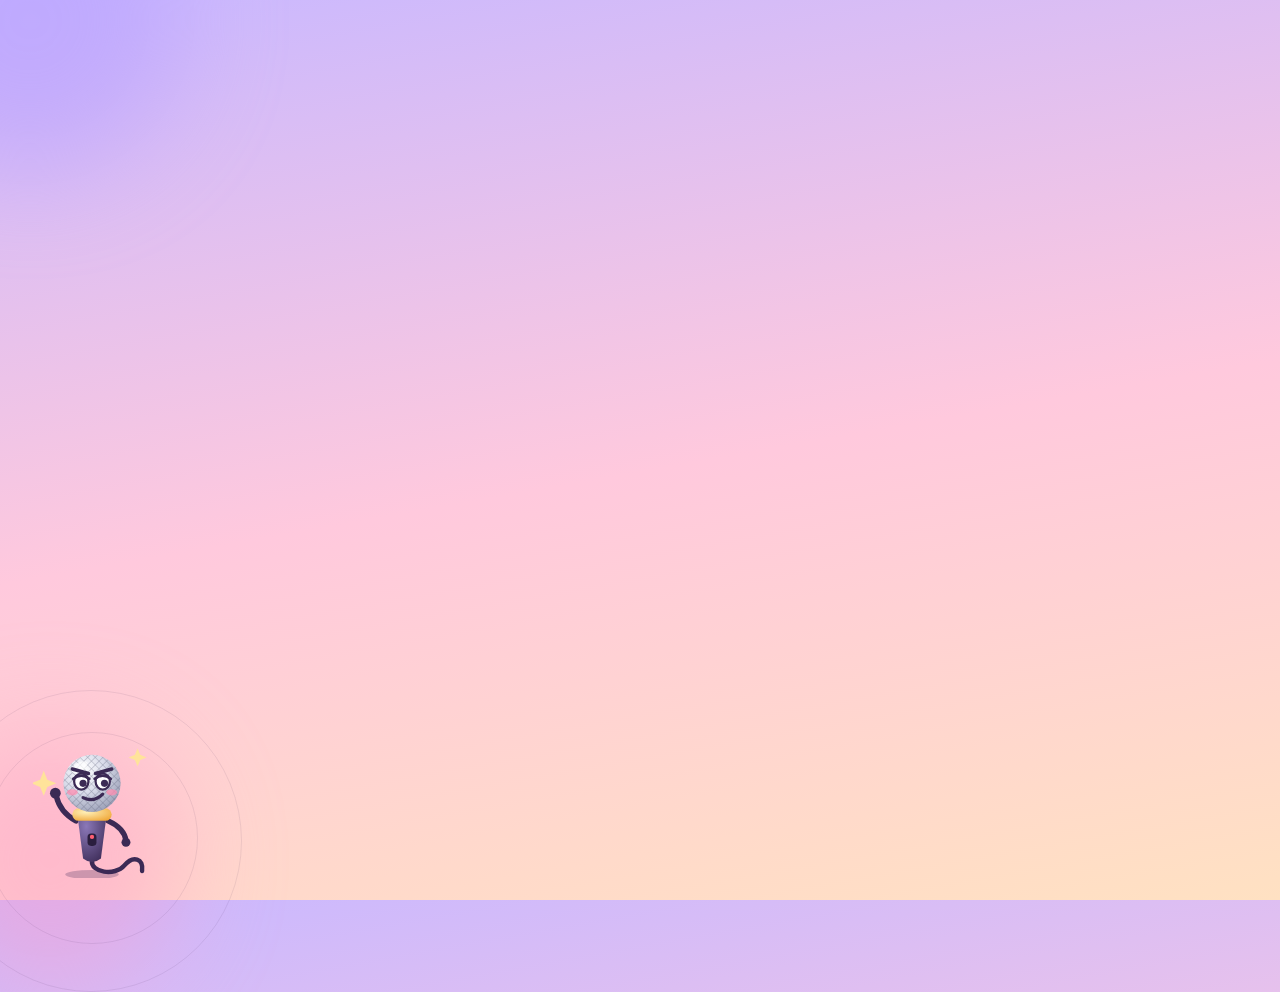
<file: installer/art/background.html>
<!doctype html>
<meta charset="utf-8">
<title>Arrow Switch installer background</title>
<!--
  Rendered to installer/resources/background*.png by scripts/make-installer-art.sh.
  The mascot is the panel's idle pose (extension/index.html), so the installer and
  the panel look like the same thing.
-->
<style>
  :root { --ink: #3b2a55; }
  html, body { margin: 0; height: 100%; }
  body {
    width: 620px; height: 418px; overflow: hidden;
    background: linear-gradient(170deg, #c9b8ff 0%, #ffc9dd 52%, #ffe1c2 100%);
    font-family: -apple-system, sans-serif;
  }
  body.dark { background: linear-gradient(170deg, #2b2047 0%, #3d2a5e 55%, #4a2f58 100%); --ink: #180f2a; }
  /* Only the left strip (about 184pt) and the header band stay visible: the
     Installer's content pane covers the rest, so the mascot lives bottom-left. */
  .glow { position: absolute; border-radius: 50%; filter: blur(52px); opacity: .5; }
  .glow.a { width: 300px; height: 300px; left: -120px; top: -130px; background: #b49cff; }
  .glow.b { width: 260px; height: 260px; left: -80px; bottom: -90px; background: #ff9ec9; }
  body.dark .glow { opacity: .4; }
  body.dark .glow.a { background: #7555c7; }
  body.dark .glow.b { background: #b4508f; }
  .ring { position: absolute; border: 1.5px solid rgba(59, 42, 85, .09); border-radius: 50%; }
  body.dark .ring { border-color: rgba(255, 255, 255, .08); }
  .r1 { width: 210px; height: 210px; left: -14px; bottom: -44px; }
  .r2 { width: 300px; height: 300px; left: -60px; bottom: -92px; }
  .mascot { position: absolute; left: 92px; bottom: 22px; transform: translateX(-50%); width: 118px; }
  .mascot * { stroke-linecap: round; stroke-linejoin: round; }
  .ball { fill: url(#gMetal); } .grille { fill: url(#pGrille); }
  .gloss { fill: #fff; opacity: .7; }
  .handle { fill: url(#gHandle); } .collar { fill: url(#gGold); }
  .switch { fill: #2a1e3e; } .switch-dot { fill: #ff5f73; }
  .cable, .arm { fill: none; stroke: var(--ink); }
  .cable { stroke-width: 5; } .arm { stroke-width: 6; } .hand { fill: var(--ink); }
  .eye { fill: #fff; stroke: var(--ink); stroke-width: 2.5; }
  .pupils circle { fill: var(--ink); }
  .lid { fill: none; stroke: var(--ink); stroke-width: 3; }
  .brow { fill: none; stroke: var(--ink); stroke-width: 4; }
  .mouth { fill: none; stroke: var(--ink); stroke-width: 3.5; }
  .blush { fill: #ff8fb1; opacity: .75; }
  .floor-shadow { fill: rgba(59, 42, 85, .26); }
  .sparkle { fill: #ffe39a; }
</style>
<div class="glow a"></div><div class="glow b"></div>
<div class="ring r1"></div><div class="ring r2"></div>
<svg class="mascot" viewBox="-6 -10 132 150" xmlns="http://www.w3.org/2000/svg">
  <defs>
    <radialGradient id="gMetal" cx="35%" cy="28%" r="85%"><stop offset="0" stop-color="#ffffff"/><stop offset=".45" stop-color="#d9dcea"/><stop offset="1" stop-color="#8f94ad"/></radialGradient>
    <radialGradient id="gHandle" cx="30%" cy="20%" r="95%"><stop offset="0" stop-color="#8b78b8"/><stop offset="1" stop-color="#3b2a55"/></radialGradient>
    <radialGradient id="gGold" cx="35%" cy="30%" r="80%"><stop offset="0" stop-color="#fff0b8"/><stop offset="1" stop-color="#f0a93b"/></radialGradient>
    <pattern id="pGrille" width="6" height="6" patternUnits="userSpaceOnUse" patternTransform="rotate(45)">
      <rect width="6" height="6" fill="none"/><path d="M0 0 H6 M0 0 V6" stroke="#5b5f78" stroke-width="1.1" opacity=".55"/>
    </pattern>
  </defs>
  <g class="sparkles">
    <path class="sparkle" d="M2 30 l4 -10 l4 10 l10 4 l-10 4 l-4 10 l-4 -10 l-10 -4z"/>
    <path class="sparkle" d="M108 2 l3 -7 l3 7 l7 3 l-7 3 l-3 7 l-3 -7 l-7 -3z"/>
  </g>
  <path class="cable" d="M60 120 C58 134 86 138 96 126 S118 118 116 132"/>
  <g><path class="arm" d="M42 76 Q24 66 20 48"/><circle class="hand" cx="19" cy="45" r="6"/></g>
  <path class="arm" d="M78 76 Q96 84 98 98"/><circle class="hand" cx="98" cy="100" r="5"/>
  <ellipse class="floor-shadow" cx="60" cy="136" rx="30" ry="5"/>
  <path class="handle" d="M44 72 L50 118 Q60 126 70 118 L76 72 Z"/>
  <rect class="switch" x="55" y="90" width="10" height="14" rx="4"/>
  <circle class="switch-dot" cx="60" cy="94" r="2.4"/>
  <rect class="collar" x="38" y="62" width="44" height="14" rx="7"/>
  <g class="head">
    <circle class="ball" cx="60" cy="34" r="32"/>
    <circle class="grille" cx="60" cy="34" r="32"/>
    <ellipse class="gloss" cx="46" cy="16" rx="10" ry="5" transform="rotate(-30 46 16)"/>
    <ellipse class="blush" cx="38" cy="44" rx="6" ry="3.5"/>
    <ellipse class="blush" cx="82" cy="44" rx="6" ry="3.5"/>
    <ellipse class="eye" cx="48" cy="32" rx="8" ry="9"/>
    <ellipse class="eye" cx="72" cy="32" rx="8" ry="9"/>
    <g class="pupils"><circle cx="50" cy="34" r="4"/><circle cx="74" cy="34" r="4"/></g>
    <path class="lid" d="M39 29 Q48 22 57 29 M63 29 Q72 22 81 29"/>
    <path class="brow" d="M38 18 L56 23 M82 18 L64 23"/>
    <path class="mouth" d="M50 50 Q62 56 72 46"/>
  </g>
</svg>
<script>
  if (location.search.indexOf('dark') !== -1) document.body.classList.add('dark');
</script>
</file>
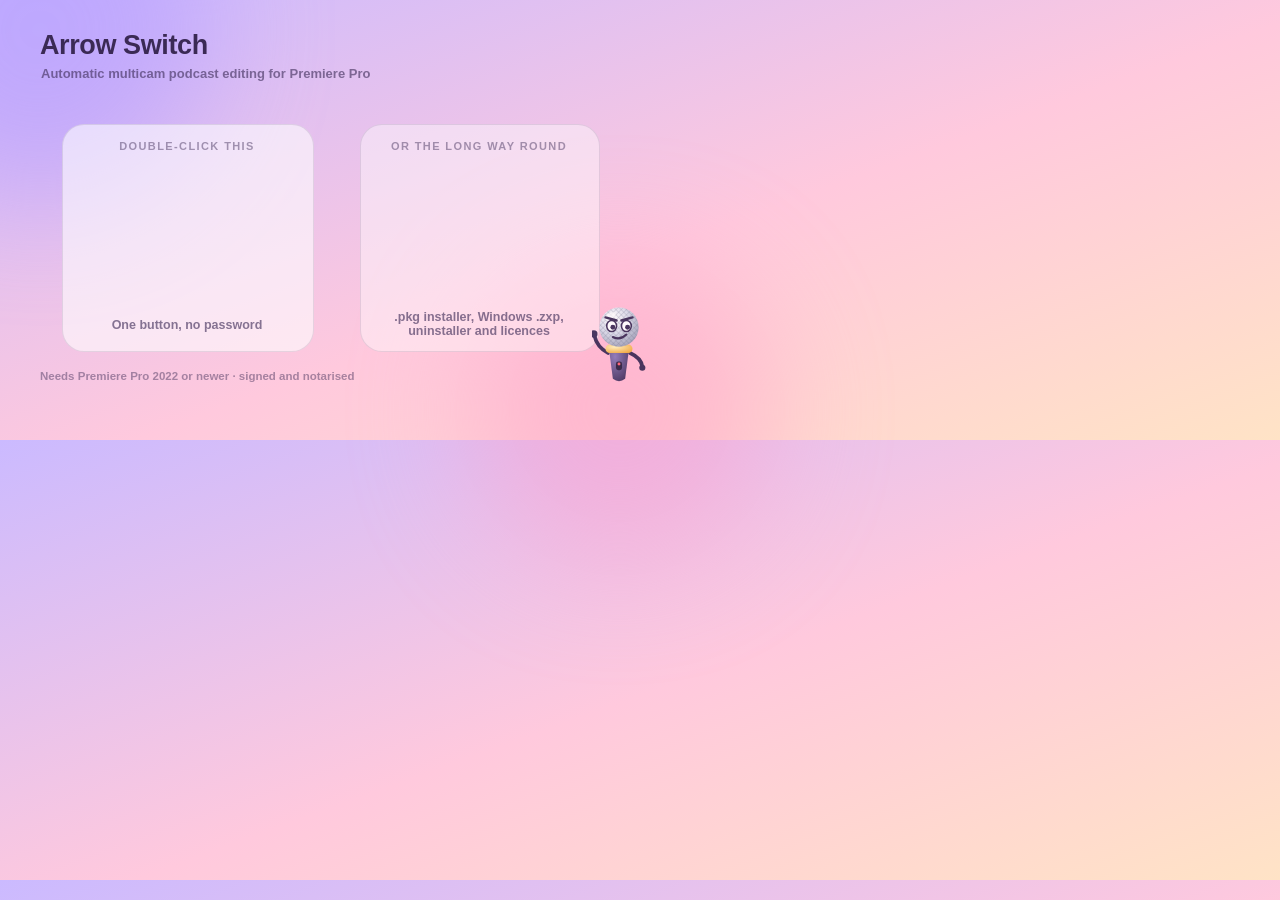
<file: installer/art/dmg-background.html>
<!doctype html>
<meta charset="utf-8">
<title>Arrow Switch disk image background</title>
<!-- Rendered to installer/resources/dmg-background.png by scripts/make-installer-art.sh.
     Icon positions in build.sh must line up with the plates drawn here. -->
<style>
  html, body { margin: 0; }
  body {
    width: 660px; height: 440px; overflow: hidden; position: relative;
    background: linear-gradient(160deg, #cbbaff 0%, #ffc9dd 54%, #ffe3c6 100%);
    font-family: -apple-system, "Helvetica Neue", sans-serif; color: #3b2a55;
  }
  .glow { position: absolute; border-radius: 50%; filter: blur(60px); }
  .g1 { width: 340px; height: 340px; left: -130px; top: -140px; background: #b49cff; opacity: .6; }
  .g2 { width: 300px; height: 300px; right: -110px; bottom: -120px; background: #ff9ec9; opacity: .5; }

  h1 { position: absolute; left: 40px; top: 30px; margin: 0; font-size: 27px; font-weight: 800; letter-spacing: -.4px; }
  .sub { position: absolute; left: 41px; top: 66px; font-size: 13px; font-weight: 600; color: rgba(59,42,85,.6); }

  /* Plates sit behind the icons the Finder draws; see build.sh for the coordinates. */
  .plate {
    position: absolute; border-radius: 22px; background: rgba(255,255,255,.42);
    border: 1.5px solid rgba(59,42,85,.12);
  }
  .p-app { left: 62px; top: 124px; width: 250px; height: 226px; background: rgba(255,255,255,.58); }
  .p-extras { left: 360px; top: 124px; width: 238px; height: 226px; }

  .cap { position: absolute; width: 250px; text-align: center; font-size: 12.5px; font-weight: 600; color: rgba(59,42,85,.62); }
  .cap-app { left: 62px; top: 318px; }
  .cap-extras { left: 360px; top: 310px; width: 238px; }
  .step { position: absolute; font-size: 11px; font-weight: 800; letter-spacing: 1.4px; text-transform: uppercase; color: rgba(59,42,85,.45); }
  .s-app { left: 62px; top: 140px; width: 250px; text-align: center; }
  .s-extras { left: 360px; top: 140px; width: 238px; text-align: center; }

  .mic { position: absolute; right: 14px; bottom: 50px; width: 54px; opacity: .92; }
  .foot { position: absolute; left: 40px; bottom: 58px; font-size: 11.5px; font-weight: 600; color: rgba(59,42,85,.45); }
</style>
<div class="glow g1"></div><div class="glow g2"></div>
<h1>Arrow Switch</h1>
<div class="sub">Automatic multicam podcast editing for Premiere Pro</div>

<div class="plate p-app"></div>
<div class="plate p-extras"></div>
<div class="step s-app">Double-click this</div>
<div class="step s-extras">Or the long way round</div>
<div class="cap cap-app">One button, no password</div>
<div class="cap cap-extras">.pkg installer, Windows .zxp,<br>uninstaller and licences</div>

<svg class="mic" viewBox="16 -12 88 148" xmlns="http://www.w3.org/2000/svg">
  <defs>
    <radialGradient id="gMetal" cx="35%" cy="28%" r="85%"><stop offset="0" stop-color="#ffffff"/><stop offset=".45" stop-color="#d9dcea"/><stop offset="1" stop-color="#8f94ad"/></radialGradient>
    <radialGradient id="gHandle" cx="30%" cy="20%" r="95%"><stop offset="0" stop-color="#8b78b8"/><stop offset="1" stop-color="#3b2a55"/></radialGradient>
    <radialGradient id="gGold" cx="35%" cy="30%" r="80%"><stop offset="0" stop-color="#fff0b8"/><stop offset="1" stop-color="#f0a93b"/></radialGradient>
    <pattern id="pGrille" width="6" height="6" patternUnits="userSpaceOnUse" patternTransform="rotate(45)">
      <rect width="6" height="6" fill="none"/><path d="M0 0 H6 M0 0 V6" stroke="#5b5f78" stroke-width="1.1" opacity=".55"/>
    </pattern>
  </defs>
  <g stroke-linecap="round" stroke-linejoin="round">
    <path d="M42 76 Q24 66 20 48" stroke="#3b2a55" stroke-width="6" fill="none"/>
    <circle cx="19" cy="45" r="6" fill="#3b2a55"/>
    <path d="M78 76 Q96 84 98 98" stroke="#3b2a55" stroke-width="6" fill="none"/>
    <circle cx="98" cy="100" r="5" fill="#3b2a55"/>
    <path fill="url(#gHandle)" d="M44 72 L50 118 Q60 126 70 118 L76 72 Z"/>
    <rect x="55" y="90" width="10" height="14" rx="4" fill="#2a1e3e"/>
    <circle cx="60" cy="94" r="2.4" fill="#ff5f73"/>
    <rect x="38" y="62" width="44" height="14" rx="7" fill="url(#gGold)"/>
    <circle cx="60" cy="34" r="32" fill="url(#gMetal)"/>
    <circle cx="60" cy="34" r="32" fill="url(#pGrille)"/>
    <ellipse cx="46" cy="16" rx="10" ry="5" fill="#fff" opacity=".7" transform="rotate(-30 46 16)"/>
    <ellipse cx="48" cy="32" rx="8" ry="9" fill="#fff" stroke="#3b2a55" stroke-width="2.5"/>
    <ellipse cx="72" cy="32" rx="8" ry="9" fill="#fff" stroke="#3b2a55" stroke-width="2.5"/>
    <circle cx="50" cy="34" r="4" fill="#3b2a55"/><circle cx="74" cy="34" r="4" fill="#3b2a55"/>
    <path d="M38 18 L56 23 M82 18 L64 23" stroke="#3b2a55" stroke-width="4" fill="none"/>
    <path d="M50 50 Q62 56 72 46" stroke="#3b2a55" stroke-width="3.5" fill="none"/>
  </g>
</svg>
<div class="foot">Needs Premiere Pro 2022 or newer · signed and notarised</div>
</file>
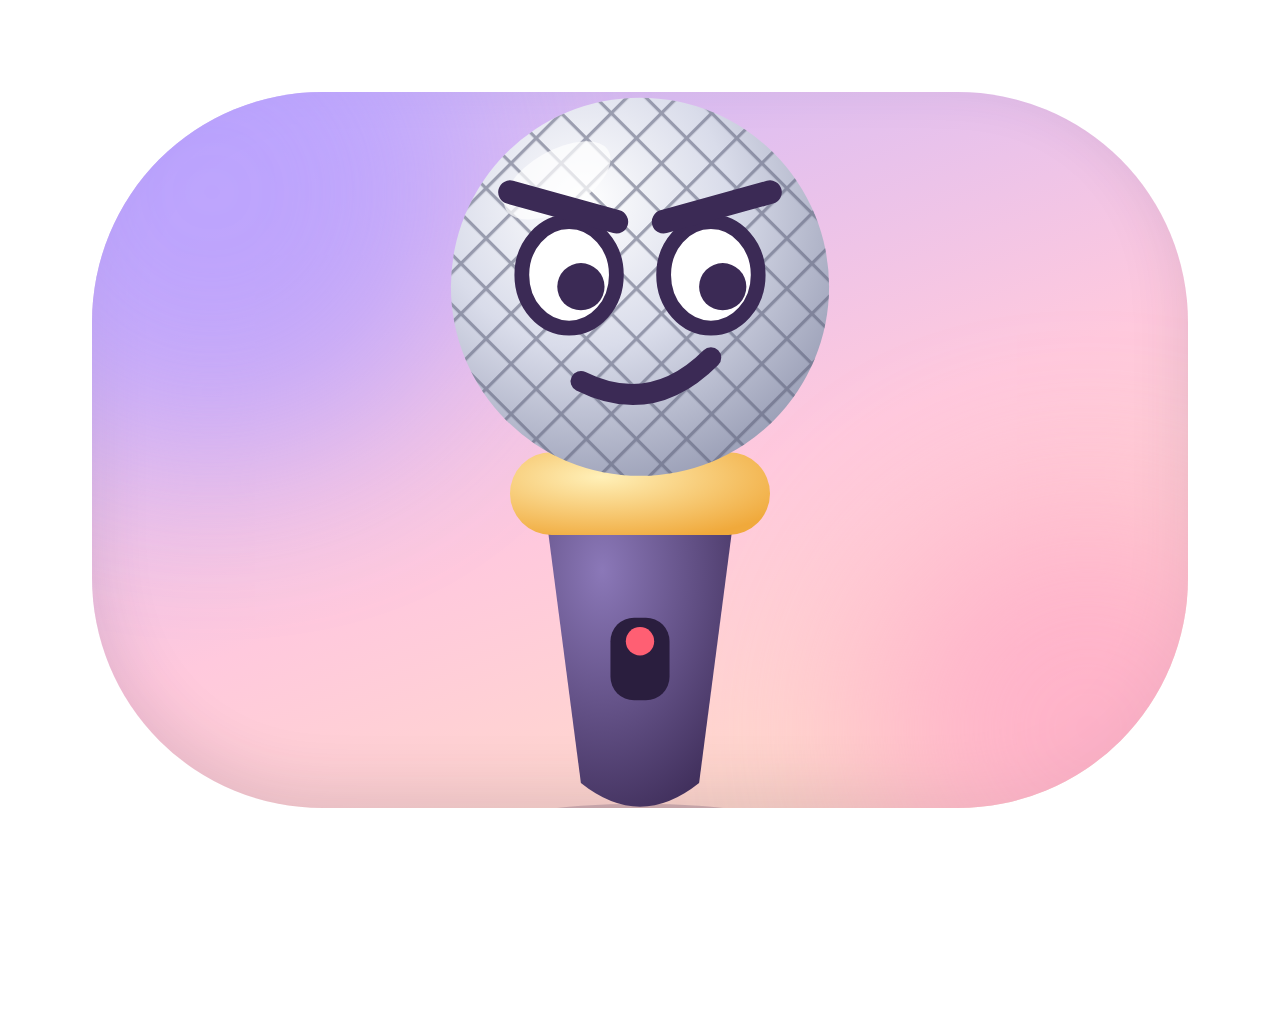
<file: installer/art/icon.html>
<!doctype html>
<meta charset="utf-8">
<title>Arrow Switch installer icon</title>
<!-- Rendered to installer/app/AppIcon.icns by scripts/make-installer-art.sh. -->
<style>
  html, body { margin: 0; width: 1024px; height: 1024px; }
  body { background: transparent; }
  .tile {
    position: absolute; inset: 92px; border-radius: 230px;
    background: linear-gradient(160deg, #c9b8ff 0%, #ffc9dd 55%, #ffe1c2 100%);
    box-shadow: inset 0 -18px 60px rgba(59, 42, 85, .14);
    overflow: hidden;
  }
  .glow { position: absolute; border-radius: 50%; filter: blur(90px); }
  .g1 { width: 520px; height: 520px; left: -140px; top: -160px; background: #b49cff; opacity: .75; }
  .g2 { width: 460px; height: 460px; right: -130px; bottom: -150px; background: #ff9ec9; opacity: .65; }
  svg { position: absolute; left: 50%; top: 52%; transform: translate(-50%, -50%); width: 520px; }
  * { stroke-linecap: round; stroke-linejoin: round; }
  .ink { fill: #3b2a55; }
</style>
<div class="tile">
  <div class="glow g1"></div><div class="glow g2"></div>
  <svg viewBox="16 -6 88 140" xmlns="http://www.w3.org/2000/svg">
    <defs>
      <radialGradient id="gMetal" cx="35%" cy="28%" r="85%"><stop offset="0" stop-color="#ffffff"/><stop offset=".45" stop-color="#d9dcea"/><stop offset="1" stop-color="#8f94ad"/></radialGradient>
      <radialGradient id="gHandle" cx="30%" cy="20%" r="95%"><stop offset="0" stop-color="#8b78b8"/><stop offset="1" stop-color="#3b2a55"/></radialGradient>
      <radialGradient id="gGold" cx="35%" cy="30%" r="80%"><stop offset="0" stop-color="#fff0b8"/><stop offset="1" stop-color="#f0a93b"/></radialGradient>
      <pattern id="pGrille" width="6" height="6" patternUnits="userSpaceOnUse" patternTransform="rotate(45)">
        <rect width="6" height="6" fill="none"/><path d="M0 0 H6 M0 0 V6" stroke="#5b5f78" stroke-width="1.1" opacity=".55"/>
      </pattern>
    </defs>
    <ellipse cx="60" cy="126" rx="26" ry="4.5" fill="rgba(59,42,85,.22)"/>
    <path fill="url(#gHandle)" d="M44 72 L50 118 Q60 126 70 118 L76 72 Z"/>
    <rect x="55" y="90" width="10" height="14" rx="4" fill="#2a1e3e"/>
    <circle cx="60" cy="94" r="2.4" fill="#ff5f73"/>
    <rect x="38" y="62" width="44" height="14" rx="7" fill="url(#gGold)"/>
    <circle cx="60" cy="34" r="32" fill="url(#gMetal)"/>
    <circle cx="60" cy="34" r="32" fill="url(#pGrille)"/>
    <ellipse cx="46" cy="16" rx="10" ry="5" fill="#fff" opacity=".7" transform="rotate(-30 46 16)"/>
    <ellipse cx="48" cy="32" rx="8" ry="9" fill="#fff" stroke="#3b2a55" stroke-width="2.5"/>
    <ellipse cx="72" cy="32" rx="8" ry="9" fill="#fff" stroke="#3b2a55" stroke-width="2.5"/>
    <circle class="ink" cx="50" cy="34" r="4"/><circle class="ink" cx="74" cy="34" r="4"/>
    <path d="M38 18 L56 23 M82 18 L64 23" stroke="#3b2a55" stroke-width="4" fill="none"/>
    <path d="M50 50 Q62 56 72 46" stroke="#3b2a55" stroke-width="3.5" fill="none"/>
  </svg>
</div>
</file>
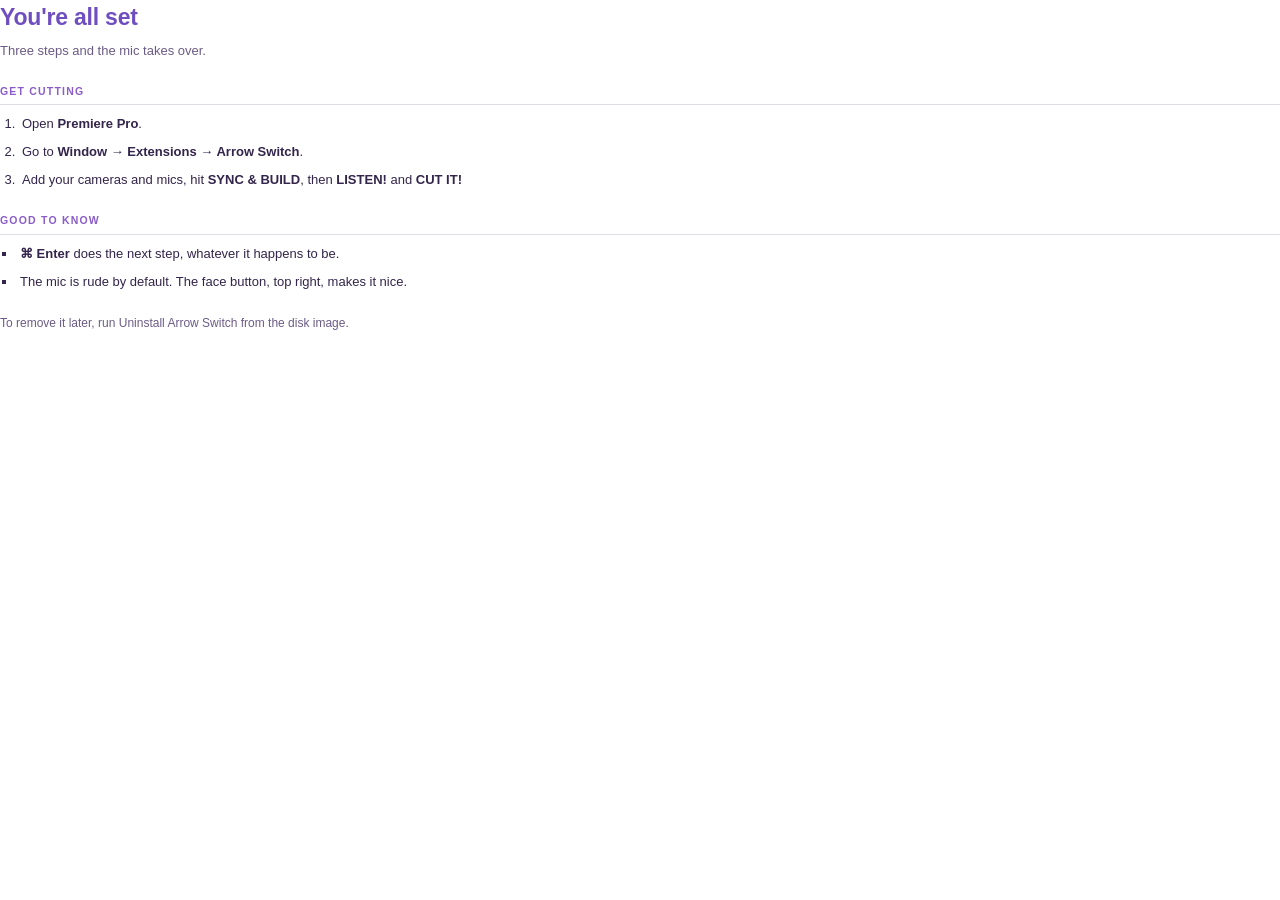
<file: installer/resources/conclusion.html>
<!doctype html>
<html><head><meta charset="utf-8"><link rel="stylesheet" href="installer.css"></head>
<body>
  <h1>You're all set</h1>
  <p class="lead">Three steps and the mic takes over.</p>

  <section>
    <h2>Get cutting</h2>
    <ol>
      <li>Open <b>Premiere Pro</b>.</li>
      <li>Go to <b>Window → Extensions → Arrow Switch</b>.</li>
      <li>Add your cameras and mics, hit <b>SYNC &amp; BUILD</b>, then <b>LISTEN!</b> and <b>CUT IT!</b></li>
    </ol>
  </section>

  <section>
    <h2>Good to know</h2>
    <ul>
      <li><b>⌘ Enter</b> does the next step, whatever it happens to be.</li>
      <li>The mic is rude by default. The face button, top right, makes it nice.</li>
    </ul>
  </section>

  <p class="note">To remove it later, run Uninstall Arrow Switch from the disk image.</p>
</body></html>
</file>
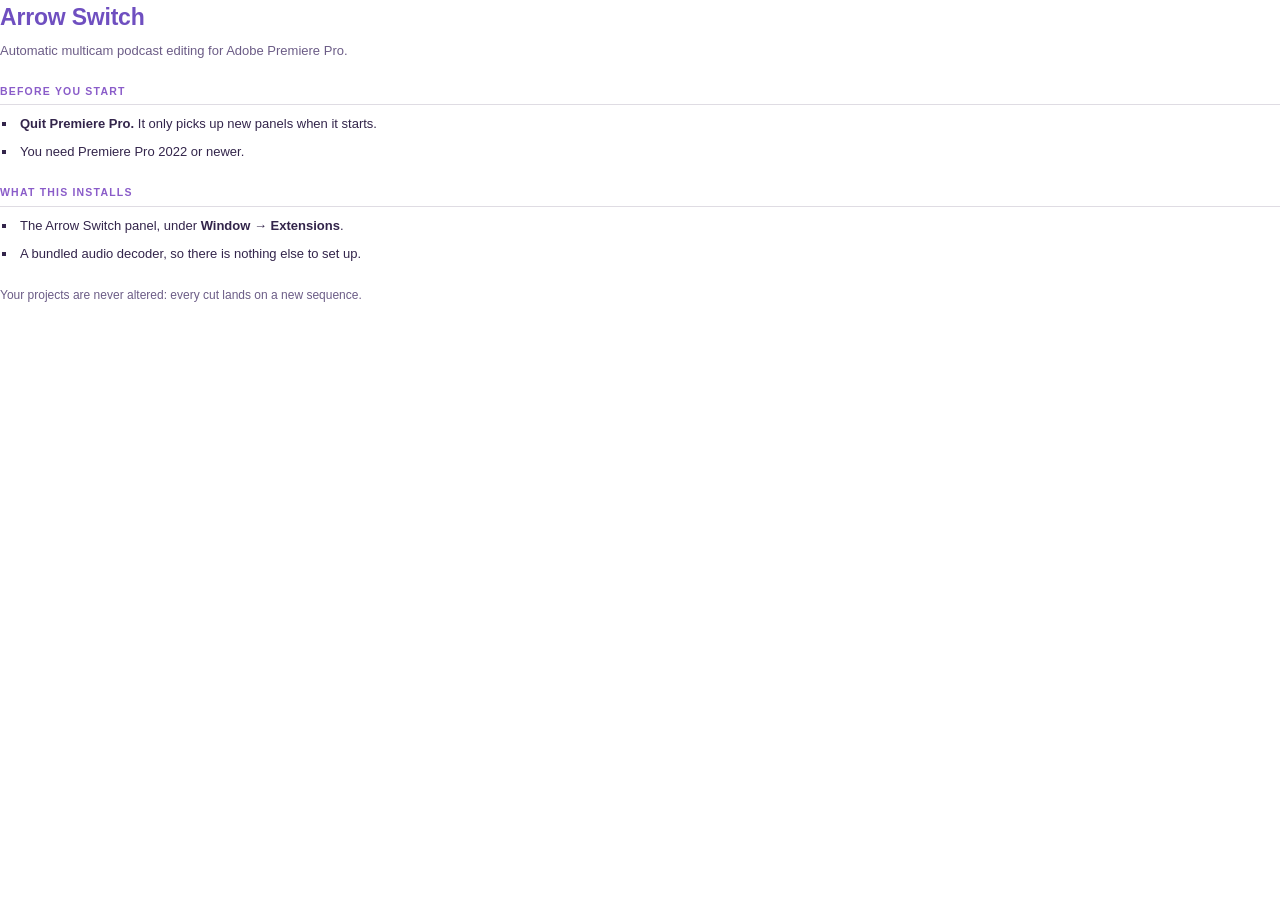
<file: installer/resources/welcome.html>
<!doctype html>
<html><head><meta charset="utf-8"><link rel="stylesheet" href="installer.css"></head>
<body>
  <h1>Arrow Switch</h1>
  <p class="lead">Automatic multicam podcast editing for Adobe Premiere Pro.</p>

  <section>
    <h2>Before you start</h2>
    <ul>
      <li><b>Quit Premiere Pro.</b> It only picks up new panels when it starts.</li>
      <li>You need Premiere Pro 2022 or newer.</li>
    </ul>
  </section>

  <section>
    <h2>What this installs</h2>
    <ul>
      <li>The Arrow Switch panel, under <b>Window → Extensions</b>.</li>
      <li>A bundled audio decoder, so there is nothing else to set up.</li>
    </ul>
  </section>

  <p class="note">Your projects are never altered: every cut lands on a new sequence.</p>
</body></html>
</file>
<file: extension/css/style.css>
@font-face { font-family: "Lilita One"; src: url("../fonts/LilitaOne.woff2") format("woff2"); font-display: swap; }
@font-face { font-family: "Nunito"; src: url("../fonts/Nunito.woff2") format("woff2"); font-weight: 200 1000; font-display: swap; }

/*
 * Clay dream. Soft puffy clay surfaces floating in a pastel sky (light) or a starry
 * night (dark). Every surface uses the same three-part clay shadow: a soft drop shadow,
 * a light inner edge top-left and a shaded inner edge bottom-right.
 * Keep it Chromium 88 safe (Premiere 2022): no color-mix, no individual transform props.
 */
:root, body[data-theme="light"] {
  --ink: #3b2a55;
  --ink-soft: #67587f;
  --clay: #fbf5ff;
  --clay-2: #f1e6fb;
  --card-a: rgba(255, 255, 255, 0.94);
  --card-b: rgba(246, 237, 255, 0.94);
  --sky-top: #c9b8ff;
  --sky-mid: #ffc9dd;
  --sky-low: #ffe1c2;
  --lilac: #b49cff;
  --lilac-deep: #7555c7;
  --pink: #ff9ec9;
  --sky: #86c9ff;
  --mint: #7fdcb3;
  --butter: #ffd772;
  --peach: #ffad85;
  --tomato: #ff7a6b;
  --shade: 88, 54, 140;
  --hi: 255, 255, 255;

  /* Speaker identities: hues kept 27°+ away from accent (293°), success (159°), error (16°),
     highlight (88°) and each other. Mirrored in Premiere label/marker colours in main.js. */
  --speaker-1: #86c9ff;
  --speaker-2: #fe9fc9;
  --speaker-3: #6fdbe1;
  --speaker-4: #fead86;
  --speaker-5: #bfdf86;
  --speaker-6: #e29fe5;
  --speaker-wide: #ddd3ea;

  /* Roles. Components use these, not the hue primitives above. */
  --color-text-on-pastel: #3b2a55;       /* 5.16:1+ on every speaker, highlight and selection fill */
  --color-text-on-pastel-soft: #43345c;  /* 4.52:1+ on the same fills */
  --color-text-on-solid: #ffffff;
  --color-text-error: #c42847;           /* 5.24:1 on --clay */
  --color-ink-fixed: #3b2a55;            /* outlines and inverse surfaces that don't flip with the theme */
  --color-accent-subtle: #b49cff;
  --color-accent-subtle-from: #d9ccff;
  --color-accent-solid: #7555c7;         /* white text 5.41:1 */
  --color-accent-solid-from: #7b5bcd;    /* white text 4.98:1 */
  --color-accent-solid-to: #5a36a5;
  --color-accent-edge: #492989;
  --color-accent-glow: rgba(90, 54, 165, 0.35);
  --color-success-from: #2e9665;         /* white text 3.71:1 (25px labels) */
  --color-success-to: #067d4f;
  --color-success-edge: #045635;
  --color-success-glow: rgba(6, 125, 79, 0.32);
  --color-destructive: #c42847;          /* white text 5.61:1 */
  --color-highlight: #ffd772;
  --color-text-warning: #9a5505;         /* 5.33:1 on --clay, 4.75:1 on --clay-2 */
  --color-highlight-soft: #fff1b8;
  --hi-a: 0.85;
  --floor-a: 0.25;
  --display: "Lilita One", "Arial Rounded MT Bold", sans-serif;
  --spring: cubic-bezier(.3, 1.6, .5, 1);
  --ease: cubic-bezier(.2, .8, .2, 1);
}

body[data-theme="dark"] {
  --ink: #f3ebff;
  --ink-soft: #b9a8d8;
  --clay: #2e2448;
  --clay-2: #241b3b;
  --card-a: rgba(52, 40, 82, 0.94);
  --card-b: rgba(38, 29, 62, 0.94);
  --sky-top: #0f0b22;
  --sky-mid: #251745;
  --sky-low: #3d1f47;
  --lilac: #a58bff;
  --lilac-deep: #b9a3ff;
  --speaker-1: #8cb3d4;
  --speaker-2: #d59ab3;
  --speaker-3: #84c1c4;
  --speaker-4: #d6a48b;
  --speaker-5: #b3c792;
  --speaker-6: #c098c2;
  --speaker-wide: #c2bacd;
  --color-text-error: #f6838c;           /* 5.84:1 on dark --clay */
  --color-text-warning: #efb062;         /* 7.56:1 on dark --clay */
  --shade: 0, 0, 0;
  --hi: 190, 160, 255;
  --hi-a: 0.16;
  --floor-a: 0.35;
}

* { box-sizing: border-box; }
[hidden] { display: none !important; }

html { min-height: 100%; }
body {
  position: relative;
  min-height: 100vh;
  margin: 0;
  padding: 10px 14px 32px;
  overflow-x: hidden;
  background: linear-gradient(180deg, var(--sky-top) 0%, var(--sky-mid) 55%, var(--sky-low) 100%) fixed;
  color: var(--ink);
  font: 700 13px/1.4 "Nunito", ui-rounded, -apple-system, sans-serif;
  transition: background 0.5s var(--ease), color 0.3s;
}
body > header, body > nav, body > section { position: relative; z-index: 1; }

h2 { margin: 0 0 12px; font: 400 18px/1.1 var(--display); letter-spacing: 0.01em; }
button, select, input { font: inherit; color: inherit; }
button { cursor: pointer; -webkit-tap-highlight-color: transparent; }
:focus-visible { outline: 3px solid var(--lilac-deep); outline-offset: 3px; }
::selection { background: var(--lilac); color: var(--color-text-on-solid); }

.clay {
  box-shadow:
    10px 12px 24px rgba(var(--shade), 0.22),
    inset -5px -7px 12px rgba(var(--shade), 0.16),
    inset 5px 6px 12px rgba(var(--hi), var(--hi-a));
}

/* ---------------------------------------------------------------- dreamscape */
.dreamscape { position: fixed; top: 0; right: 0; bottom: 0; left: 0; z-index: 0; pointer-events: none; overflow: hidden; }
.dreamscape > * { position: absolute; }
.orb {
  top: 70px; right: -40px; width: 120px; height: 120px; border-radius: 50%;
  background: radial-gradient(circle at 35% 30%, #fff6d8 0%, var(--butter) 45%, var(--peach) 100%);
  box-shadow: inset -10px -14px 24px rgba(214, 110, 70, 0.35), 0 0 60px rgba(255, 215, 114, 0.55);
  animation: drift 14s ease-in-out infinite alternate;
  transition: background 0.6s, box-shadow 0.6s;
}
body[data-theme="dark"] .orb {
  background: radial-gradient(circle at 38% 32%, #fffdf2 0%, #e8e2ff 45%, #9d93c9 100%);
  box-shadow: inset -12px -14px 22px rgba(60, 40, 110, 0.45), 0 0 70px rgba(200, 190, 255, 0.35);
}
.cloud {
  width: 120px; height: 40px; border-radius: 40px;
  background: rgba(255, 255, 255, 0.85);
  box-shadow: inset -6px -8px 14px rgba(160, 130, 210, 0.25), 6px 10px 20px rgba(88, 54, 140, 0.12);
  animation: float-x 38s linear infinite;
  transition: opacity 0.6s;
}
.cloud::before, .cloud::after { content: ""; position: absolute; border-radius: 50%; background: inherit; box-shadow: inset -4px -6px 10px rgba(160, 130, 210, 0.2); }
.cloud::before { width: 54px; height: 54px; left: 18px; top: -26px; }
.cloud::after { width: 40px; height: 40px; left: 60px; top: -16px; }
.cloud.c1 { top: 230px; left: -140px; }
.cloud.c2 { top: 520px; left: -140px; --s: 0.7; animation-duration: 52s; animation-delay: -20s; }
.cloud.c3 { top: 820px; left: -140px; --s: 0.85; animation-duration: 46s; animation-delay: -34s; }
body[data-theme="dark"] .cloud { opacity: 0.07; }
.stars {
  top: 0; left: 0; width: 100%; height: 100%; opacity: 0;
  background-image:
    radial-gradient(1.5px 1.5px at 20px 30px, #fff 50%, transparent 51%),
    radial-gradient(1px 1px at 80px 120px, #fff 50%, transparent 51%),
    radial-gradient(1.5px 1.5px at 150px 60px, #ffe9a8 50%, transparent 51%),
    radial-gradient(1px 1px at 230px 180px, #fff 50%, transparent 51%),
    radial-gradient(2px 2px at 300px 90px, #d9ccff 50%, transparent 51%),
    radial-gradient(1px 1px at 350px 240px, #fff 50%, transparent 51%);
  background-size: 380px 300px;
  transition: opacity 0.8s;
  animation: twinkle 4s ease-in-out infinite alternate;
}
body[data-theme="dark"] .stars { opacity: 1; }
.floor {
  left: -20%; right: -20%; bottom: -140px; height: 300px;
  background-color: rgba(255, 255, 255, 0.3);
  background-image:
    linear-gradient(45deg, rgba(143, 113, 242, var(--floor-a)) 25%, transparent 25%, transparent 75%, rgba(143, 113, 242, var(--floor-a)) 75%),
    linear-gradient(45deg, rgba(143, 113, 242, var(--floor-a)) 25%, transparent 25%, transparent 75%, rgba(143, 113, 242, var(--floor-a)) 75%);
  background-size: 48px 48px;
  background-position: 0 0, 24px 24px;
  transform: perspective(260px) rotateX(58deg);
  transform-origin: 50% 0;
  -webkit-mask-image: linear-gradient(to bottom, transparent, #000 40%);
}
body[data-theme="dark"] .floor { background-color: rgba(120, 90, 200, 0.12); }

@keyframes drift { to { transform: translate(-14px, 18px); } }
@keyframes float-x { from { transform: translateX(0) scale(var(--s, 1)); } to { transform: translateX(calc(100vw + 280px)) scale(var(--s, 1)); } }
@keyframes twinkle { to { opacity: 0.55; } }
@keyframes hover-float { 50% { transform: translateY(-3px); } }
@keyframes rise { from { opacity: 0; transform: translateY(14px) scale(0.98); } }

/* ---------------------------------------------------------------- header */
.hero { display: grid; grid-template-columns: 96px 1fr; align-items: center; gap: 6px; margin: 4px 0 12px; }
.corner-tools { position: absolute; top: -4px; right: -4px; display: flex; gap: 6px; }
.icon-btn {
  width: 30px; height: 30px; padding: 0; border: 0; border-radius: 50%;
  background: var(--clay); font-size: 15px; line-height: 30px;
  box-shadow: 4px 5px 10px rgba(var(--shade), 0.22), inset -2px -3px 6px rgba(var(--shade), 0.16), inset 2px 3px 6px rgba(var(--hi), var(--hi-a));
  transition: transform 0.25s var(--spring);
}
.icon-btn:hover { transform: translateY(-2px) rotate(-8deg); }
.icon-btn:active { transform: scale(0.9); }

/* The mascot: a talking microphone. */
.mascot { width: 96px; height: auto; overflow: visible; filter: drop-shadow(6px 10px 10px rgba(var(--shade), 0.3)); cursor: pointer; }
.mascot * { stroke-linecap: round; stroke-linejoin: round; }
.mascot .ball { fill: url(#gMetal); }
.mascot .grille { fill: url(#pGrille); }
.mascot .gloss { fill: #fff; opacity: 0.7; }
.mascot .handle { fill: url(#gHandle); }
.mascot .switch { fill: #2a1e3e; }
.mascot .switch-dot { fill: #ff5f73; }
.mascot .collar { fill: url(#gGold); }
.mascot .cable { fill: none; stroke: var(--color-ink-fixed); stroke-width: 5; }
.mascot .arm { fill: none; stroke: var(--color-ink-fixed); stroke-width: 6; }
.mascot .hand { fill: var(--color-ink-fixed); }
.mascot .eye { fill: #fff; stroke: var(--color-ink-fixed); stroke-width: 2.5; }
.mascot .pupils circle { fill: var(--color-ink-fixed); }
.mascot .lid { fill: none; stroke: var(--color-ink-fixed); stroke-width: 3; }
.mascot .brow { fill: none; stroke: var(--color-ink-fixed); stroke-width: 4; }
.mascot .xeyes path { stroke: var(--color-ink-fixed); stroke-width: 4; }
.mascot .mouth { fill: none; stroke: var(--color-ink-fixed); stroke-width: 3.5; }
.mascot .mouth.fill { fill: #ff5f73; }
.mascot .blush { fill: #ff8fb1; opacity: 0; transition: opacity 0.4s; }
.mascot .sweat { fill: #86c9ff; }
.mascot .scissors { fill: none; stroke: var(--color-ink-fixed); stroke-width: 3.5; }
.mascot .headphones path { fill: none; stroke: #ff7fb4; stroke-width: 7; }
.mascot .headphones rect { fill: url(#gPink); }
.mascot .sparkles path { fill: #ffe39a; }

.mascot .only-idle, .mascot .only-listen, .mascot .only-cut, .mascot .only-done, .mascot .only-error { display: none; }
.mascot.mood-idle .only-idle, .mascot.mood-listen .only-listen, .mascot.mood-cut .only-cut,
.mascot.mood-done .only-done, .mascot.mood-error .only-error { display: inline; }
.mascot.mood-done .not-done, .mascot.mood-error .not-error { display: none; }
.mascot.mood-done .blush, .mascot.mood-poke .blush { opacity: 0.8; }

.mascot .body, .mascot .head, .mascot .pupils, .mascot .arm-left { transform-box: fill-box; }
.mascot .dizzy path { fill: #ffd772; }
.mascot .floor-shadow { fill: rgba(var(--shade), 0.28); filter: blur(3px); }
.mascot .body { transform-origin: 50% 100%; }
.mascot .head { transform-origin: 50% 90%; }
.mascot .pupils { transform-origin: 50% 50%; }
.mascot .arm-left { transform-origin: 100% 100%; }
.mood-idle .body { animation: sway 3.6s ease-in-out infinite; }
.mood-idle .pupils { animation: blink 4s infinite; }
.mood-idle .arm-left { animation: wave 5s ease-in-out infinite; }
.mood-error .dizzy { animation: spin 2.4s linear infinite; transform-box: fill-box; transform-origin: 50% 50%; }
.mood-listen .head { animation: bob 0.6s ease-in-out infinite alternate; }
.mood-listen .pupils { animation: look 1.6s ease-in-out infinite; }
.mood-cut .body { animation: shake 0.12s linear infinite; }
.mood-done .body { animation: hop 0.5s var(--spring) 3; }
.mood-error .head { animation: wobble 1.2s ease-in-out infinite; }
.mood-poke .body { animation: squish 0.5s var(--spring); }
@keyframes sway { 50% { transform: rotate(3deg) translateY(-2px); } }
@keyframes wave { 0%, 70%, 100% { transform: rotate(0); } 76%, 88% { transform: rotate(-18deg); } 82%, 94% { transform: rotate(12deg); } }
@keyframes blink { 0%, 94%, 100% { transform: scaleY(1); } 97% { transform: scaleY(0.1); } }
@keyframes bob { from { transform: rotate(-6deg); } to { transform: rotate(6deg) translateY(-2px); } }
@keyframes look { 0%, 100% { transform: translateX(-3px); } 50% { transform: translateX(3px); } }
@keyframes shake { 50% { transform: translateX(1.5px) rotate(1deg); } }
@keyframes hop { 50% { transform: translateY(-14px) rotate(-4deg); } }
@keyframes wobble { 25% { transform: rotate(-9deg); } 75% { transform: rotate(9deg); } }
@keyframes squish { 30% { transform: scale(1.12, 0.86); } 60% { transform: scale(0.94, 1.08); } }

.bubble {
  position: relative;
  margin-right: 70px;
  padding: 11px 13px;
  background: var(--clay);
  border-radius: 24px 24px 24px 8px;
  box-shadow: 10px 12px 24px rgba(var(--shade), 0.22), inset -5px -7px 12px rgba(var(--shade), 0.16), inset 5px 6px 12px rgba(var(--hi), var(--hi-a));
  transition: background 0.4s;
}
.bubble::before {
  content: ""; position: absolute; left: -11px; bottom: 16px;
  width: 18px; height: 18px; border-radius: 50%; background: var(--clay);
  box-shadow: 4px 6px 10px rgba(var(--shade), 0.16);
}
.bubble p { margin: 0 0 8px; font-size: 13.5px; line-height: 1.38; min-height: 2.7em; }
.bubble p { transition: opacity 150ms ease-out; }
.bubble p.pop { animation: pop 0.35s var(--spring); }
.bubble p.error { color: var(--color-text-error); }
@keyframes pop { from { opacity: 0.3; transform: translateY(4px) scale(0.98); } }
.bubble-row { display: flex; gap: 6px; flex-wrap: wrap; }
.pill {
  max-width: 100%; padding: 3px 11px;
  background: var(--clay-2); border: 0; border-radius: 999px;
  box-shadow: 3px 4px 8px rgba(var(--shade), 0.16), inset 2px 2px 4px rgba(var(--hi), var(--hi-a));
  font-size: 11px; white-space: nowrap; overflow: hidden; text-overflow: ellipsis;
  transition: transform 0.2s var(--spring), background 0.2s;
}
.pill:hover { transform: translateY(-1px); }
.pill.solid { background: var(--clay); color: var(--ink); font-weight: 800; }
.badge { background: var(--color-highlight); color: var(--color-text-on-pastel); cursor: default; }

/* ---------------------------------------------------------------- tabs */
.tabs {
  display: grid; grid-template-columns: 1fr 1fr; position: relative;
  margin: 0 0 14px; padding: 5px;
  background: var(--clay-2); border-radius: 999px;
  box-shadow: inset 4px 5px 10px rgba(var(--shade), 0.22), inset -4px -4px 10px rgba(var(--hi), calc(var(--hi-a) * 0.8));
}
.tabs button {
  position: relative; z-index: 1; padding: 8px 0; border: 0; background: none;
  font: 400 16px var(--display); color: var(--ink-soft); transition: color 0.3s;
}
.tabs button[aria-selected="true"] { color: var(--ink); }
.tab-ico { display: inline-block; transition: transform 0.4s var(--spring); }
.tabs button[aria-selected="true"] .tab-ico { transform: rotate(-12deg) scale(1.2); }
.tab-slider {
  position: absolute; top: 5px; bottom: 5px; left: 5px; width: calc(50% - 5px);
  background: var(--clay); border-radius: 999px;
  box-shadow: 4px 6px 12px rgba(var(--shade), 0.22), inset -3px -4px 8px rgba(var(--shade), 0.12), inset 3px 4px 8px rgba(var(--hi), var(--hi-a));
  transition: transform 0.45s var(--spring);
}
.tabs[data-active="cut"] .tab-slider { transform: translateX(100%); }
.pane { animation: pane-in 0.4s var(--ease); }
@keyframes pane-in { from { opacity: 0; transform: translateY(8px); } }

/* ---------------------------------------------------------------- cards */
.sticker {
  position: relative;
  margin-bottom: 16px; padding: 16px 14px 14px;
  background: linear-gradient(160deg, var(--card-a), var(--card-b));
  border-radius: 32px;
  box-shadow: 10px 12px 24px rgba(var(--shade), 0.22), inset -5px -7px 12px rgba(var(--shade), 0.14), inset 5px 6px 12px rgba(var(--hi), var(--hi-a));
  animation: rise 0.5s var(--ease) backwards;
}
.pane .sticker:nth-child(2) { animation-delay: 0.1s; }
.pane .sticker:nth-child(3) { animation-delay: 0.2s; }
#app .sticker:nth-child(2) { animation-delay: 0.1s; }
#app .sticker:nth-child(3) { animation-delay: 0.2s; }
#app .sticker:nth-child(4) { animation-delay: 0.3s; }
.num {
  display: inline-grid; place-items: center;
  width: 26px; height: 26px; margin-right: 6px;
  background: linear-gradient(160deg, var(--color-accent-solid-from), var(--color-accent-solid-to));
  color: var(--color-text-on-solid); border-radius: 50%;
  box-shadow: 3px 4px 8px rgba(var(--shade), 0.3), inset -2px -3px 5px rgba(60, 30, 120, 0.3), inset 2px 2px 4px rgba(255, 255, 255, 0.6);
  font-size: 14px; vertical-align: 2px;
}
.scribble {
  position: absolute; top: -9px; right: 18px;
  padding: 3px 10px; background: var(--color-highlight); color: var(--color-text-on-pastel); border-radius: 999px;
  box-shadow: 4px 5px 10px rgba(var(--shade), 0.2);
  font-size: 11px;
}
.scribble:empty { display: none; }
.desc { margin: 10px 0 0; font-size: 11.5px; color: var(--ink-soft); }

.stack { list-style: none; margin: 12px 0 16px; padding: 0; display: grid; gap: 7px; }
.stack li { padding: 7px 12px; background: var(--c); color: var(--color-text-on-pastel); border-radius: 18px; box-shadow: 4px 5px 10px rgba(var(--shade), 0.18); }
.stack li b { display: inline-block; width: 30px; font-family: var(--display); font-weight: 400; }
.stack li.mic { border-radius: 999px; }
.stack li.gap { padding: 0; height: 4px; background: rgba(143, 113, 242, 0.25); box-shadow: none; }
.c0 { --c: var(--speaker-wide); } .c2 { --c: var(--speaker-1); } .c3 { --c: var(--speaker-2); }

/* ---------------------------------------------------------------- buttons + inputs */
.big {
  position: relative; overflow: hidden;
  display: block; width: 100%; margin-top: 4px;
  padding: 13px 14px 14px;
  background: linear-gradient(160deg, var(--color-accent-solid-from), var(--color-accent-solid-to));
  color: var(--color-text-on-solid); border: 0; border-radius: 24px;
  box-shadow: 8px 12px 22px rgba(220, 80, 90, 0.35), inset -5px -7px 12px rgba(160, 30, 50, 0.28), inset 5px 6px 12px rgba(255, 255, 255, 0.45);
  font: 400 25px/1 var(--display); letter-spacing: 0.05em;
  text-shadow: 0 2px 0 rgba(60, 20, 50, 0.3);
  transition: transform 0.25s var(--spring), box-shadow 0.25s, filter 0.2s;
}
.big::after {
  content: ""; position: absolute; top: 0; bottom: 0; left: -60%; width: 40%;
  background: linear-gradient(100deg, transparent, rgba(255, 255, 255, 0.35), transparent);
  transform: skewX(-20deg); transition: left 0.6s var(--ease);
}
.big:hover { transform: translateY(-2px) scale(1.015); }
.big:hover::after { left: 120%; }
.big:active { transform: scale(0.96); box-shadow: inset 5px 7px 14px rgba(160, 30, 50, 0.35); }
.big:disabled { background: var(--clay-2); color: var(--ink-soft); text-shadow: none; transform: none; box-shadow: inset 4px 5px 10px rgba(var(--shade), 0.24); cursor: wait; }
.big.go { background: linear-gradient(160deg, var(--color-success-from), var(--color-success-to)); box-shadow: 8px 12px 22px rgba(40, 150, 110, 0.35), inset -5px -7px 12px rgba(20, 110, 80, 0.3), inset 5px 6px 12px rgba(255, 255, 255, 0.45); }
.big.go-violet { background: linear-gradient(160deg, var(--color-accent-solid-from), var(--color-accent-solid-to)); box-shadow: 8px 12px 22px rgba(111, 79, 224, 0.35), inset -5px -7px 12px rgba(60, 30, 140, 0.3), inset 5px 6px 12px rgba(255, 255, 255, 0.45); }
.big.go:disabled, .big.go-violet:disabled {
  background: var(--clay-2); color: var(--ink-soft); text-shadow: none; transform: none;
  box-shadow: inset 4px 5px 10px rgba(var(--shade), 0.24), inset -4px -4px 8px rgba(var(--hi), var(--hi-a));
}
.big.busy-label { font-size: 20px; }
.big.ready { animation: nudge 2.4s ease-in-out 2; }
@keyframes nudge { 0%, 88%, 100% { transform: none; } 92% { transform: rotate(-1.5deg) scale(1.02); } 96% { transform: rotate(1.5deg) scale(1.02); } }

.dashed {
  width: 100%; margin-top: 10px; padding: 9px;
  background: var(--clay-2); border: 0; border-radius: 18px; color: var(--ink-soft);
  box-shadow: inset 4px 5px 10px rgba(var(--shade), 0.2), inset -4px -4px 10px rgba(var(--hi), var(--hi-a));
  transition: color 0.2s, transform 0.2s var(--spring);
}
.dashed:hover { color: var(--ink); transform: scale(1.01); }
.link { display: block; margin: 10px auto 0; padding: 2px 8px; background: none; border: 0; color: var(--ink-soft); text-decoration: underline; text-decoration-color: var(--lilac); text-decoration-thickness: 2px; text-underline-offset: 4px; }
.link:hover { color: var(--ink); }
.link:disabled { opacity: 0.4; }

select, input[type=text] {
  width: 100%; min-width: 0; height: 32px; padding: 0 10px;
  background: var(--clay); border: 0; border-radius: 12px; color: var(--ink);
  box-shadow: inset 3px 4px 8px rgba(var(--shade), 0.22), inset -3px -3px 7px rgba(var(--hi), var(--hi-a));
  transition: box-shadow 0.2s;
}
select:focus, input[type=text]:focus { outline: none; box-shadow: inset 3px 4px 8px rgba(var(--shade), 0.22), 0 0 0 3px var(--lilac); }
.field { display: block; margin-bottom: 10px; }
.field-label { display: block; margin: 0 0 3px 4px; font-size: 11px; color: var(--ink-soft); }

/* Clay switch */
.switch-row { display: flex; align-items: center; gap: 10px; margin-top: 10px; cursor: pointer; }
.switch-row input { position: absolute; opacity: 0; width: 1px; height: 1px; }
.sw {
  flex: none; position: relative; width: 42px; height: 24px; border-radius: 999px;
  background: var(--clay-2);
  box-shadow: inset 3px 4px 8px rgba(var(--shade), 0.25), inset -3px -3px 6px rgba(var(--hi), var(--hi-a));
  transition: background 0.3s;
}
.sw::after {
  content: ""; position: absolute; top: 3px; left: 3px; width: 18px; height: 18px; border-radius: 50%;
  background: radial-gradient(circle at 35% 30%, #fff, #d9ccff);
  box-shadow: 2px 3px 6px rgba(var(--shade), 0.35);
  transition: transform 0.35s var(--spring);
}
.switch-row input:checked + .sw { background: var(--color-accent-solid); }
.switch-row input:checked + .sw::after { transform: translateX(18px); }
.switch-row input:focus-visible + .sw { outline: 3px solid var(--lilac-deep); outline-offset: 2px; }

/* ---------------------------------------------------------------- setup */
.dropzone {
  display: grid; justify-items: center; gap: 4px; width: 100%;
  padding: 18px 12px; border: 0; border-radius: 18px;
  background: repeating-linear-gradient(-45deg, var(--clay-2) 0 12px, var(--clay) 12px 24px);
  box-shadow: inset 4px 5px 12px rgba(var(--shade), 0.2), inset -4px -4px 10px rgba(var(--hi), var(--hi-a));
  transition: transform 0.3s var(--spring), box-shadow 0.3s;
}
.dropzone b { font: 400 17px var(--display); }
.dropzone small { font-size: 11px; color: var(--ink-soft); }
.dropzone:hover { transform: scale(1.01); }
.dropzone.over { transform: scale(1.03); box-shadow: inset 4px 5px 12px rgba(var(--shade), 0.2), 0 0 0 3px var(--lilac-deep); }
.dropzone.over .dz-icons { animation: bob 0.3s ease-in-out infinite alternate; }
.dz-icons { display: flex; gap: 8px; }

.ico { display: inline-block; width: 30px; height: 30px; border-radius: 10px; background-position: center; background-repeat: no-repeat; background-size: 22px; box-shadow: 3px 4px 8px rgba(var(--shade), 0.2); }
.ico.cam { background-color: var(--speaker-wide); background-image: url("data:image/svg+xml,%3Csvg xmlns='http://www.w3.org/2000/svg' viewBox='0 0 24 24' fill='none' stroke='%233b2a55' stroke-width='2' stroke-linecap='round' stroke-linejoin='round'%3E%3Crect x='2' y='6' width='14' height='12' rx='3'/%3E%3Cpath d='M16 10l6-3v10l-6-3z'/%3E%3C/svg%3E"); }
.ico.mic { background-color: var(--speaker-wide); background-image: url("data:image/svg+xml,%3Csvg xmlns='http://www.w3.org/2000/svg' viewBox='0 0 24 24' fill='none' stroke='%233b2a55' stroke-width='2' stroke-linecap='round' stroke-linejoin='round'%3E%3Crect x='8' y='2' width='8' height='13' rx='4'/%3E%3Cpath d='M5 11a7 7 0 0014 0M12 18v4M8 22h8'/%3E%3C/svg%3E"); }

.file-list, .sync-list { list-style: none; margin: 12px 0 0; padding: 0; display: grid; gap: 8px; }
.file {
  display: grid; grid-template-columns: 30px 1fr auto; gap: 4px 10px; align-items: center;
  padding: 9px 10px; border-radius: 18px;
  background: var(--clay);
  box-shadow: 5px 7px 14px rgba(var(--shade), 0.18), inset -3px -4px 8px rgba(var(--shade), 0.12), inset 3px 4px 8px rgba(var(--hi), var(--hi-a));
}
.file-list.animate .file.new { animation: rise 0.4s var(--spring) both; }
.file .ico { grid-row: span 2; }
.file-name { overflow: hidden; text-overflow: ellipsis; white-space: nowrap; }
.file-meta { grid-column: 2 / 4; display: grid; grid-template-columns: 1fr 1fr; gap: 6px; }
.file-meta select, .file-meta input { height: 28px; font-size: 12px; }
.file .remove { width: 24px; height: 24px; font-size: 15px; }
.file { transition-property: opacity, transform; transition-duration: 150ms; transition-timing-function: ease-out; }
.file.leaving { opacity: 0; transform: translateY(-4px); }
.label-dot { display: inline-block; width: 12px; height: 12px; margin-right: 4px; border-radius: 50%; vertical-align: -1px; background: var(--dot); box-shadow: inset -1px -2px 3px rgba(0, 0, 0, 0.2); }

.sync-item { display: grid; grid-template-columns: 22px 1fr auto; gap: 8px; align-items: center; font-size: 12px; animation: rise 0.3s var(--ease) both; }
.sync-item .st { text-align: center; }
.sync-item.work .st { animation: spin 1s linear infinite; }
.sync-item.weak b { color: var(--color-text-warning); }
.sync-item span { overflow: hidden; text-overflow: ellipsis; white-space: nowrap; }
@keyframes spin { to { transform: rotate(360deg); } }

/* ---------------------------------------------------------------- speakers */
.channel {
  display: grid; grid-template-columns: 1fr 1fr; gap: 8px;
  margin-bottom: 12px; padding: 10px;
  background: linear-gradient(160deg, rgba(255, 255, 255, 0.5), rgba(255, 255, 255, 0) 70%), var(--ch);
  color: var(--color-text-on-pastel); border-radius: 18px;
  box-shadow: 5px 7px 14px rgba(var(--shade), 0.2), inset -3px -4px 8px rgba(88, 54, 140, 0.16), inset 3px 4px 8px rgba(255, 255, 255, 0.6);
}
#speakers.animate .channel { animation: rise 0.4s var(--spring) both; }
.channel select, .channel input[type=text] { background: rgba(255, 255, 255, 0.85); color: var(--color-text-on-pastel); }
.channel .name-row { grid-column: 1 / -1; display: flex; gap: 8px; align-items: center; }
.channel input[type=text] { font: 400 17px var(--display); letter-spacing: 0.02em; }
.channel .field-label { color: var(--color-text-on-pastel-soft); }
.remove {
  flex: none; width: 30px; height: 30px; padding: 0;
  background: var(--clay); border: 0; border-radius: 50%;
  box-shadow: 3px 4px 8px rgba(var(--shade), 0.2);
  font: 400 18px/1 var(--display);
  transition: transform 0.3s var(--spring), background 0.2s, color 0.2s;
}
.channel .remove { background: rgba(255, 255, 255, 0.9); color: var(--color-text-on-pastel); }
.remove:hover { background: var(--color-destructive); color: var(--color-text-on-solid); transform: rotate(90deg) scale(1.1); }

.wide-row {
  display: grid; grid-template-columns: 34px auto 1fr; align-items: center; gap: 8px;
  padding: 8px 10px; background: linear-gradient(160deg, rgba(255, 255, 255, 0.5), rgba(255, 255, 255, 0) 70%), var(--speaker-wide); color: var(--color-text-on-pastel);
  border-radius: 18px;
  box-shadow: 5px 7px 14px rgba(var(--shade), 0.18), inset 3px 4px 8px rgba(255, 255, 255, 0.6);
}
.wide-row select { background: rgba(255, 255, 255, 0.85); color: var(--color-text-on-pastel); }
.wide-label { font-family: var(--display); font-size: 15px; }
.wide-ico .critter { width: 34px; height: 34px; }

/* ---------------------------------------------------------------- critters */
.critter { display: block; overflow: visible; filter: drop-shadow(2px 4px 3px rgba(88, 54, 140, 0.28)); }
.critter * { stroke: none; }
.critter .antenna { stroke: var(--color-ink-fixed); stroke-width: 3.5; stroke-linecap: round; fill: none; }
.critter .shade { fill: rgba(60, 30, 110, 0.18); }
.critter .gloss { fill: #fff; opacity: 0.6; }
.critter .eye { fill: #fff; }
.critter .pupil { fill: var(--color-ink-fixed); }
.critter .smile { fill: none; stroke: var(--color-ink-fixed); stroke-width: 3.5; stroke-linecap: round; }
.critter .yap { display: none; fill: #ff5f73; }
.critter .lens { fill: var(--color-ink-fixed); }
.critter .lens-glint { fill: #fff; }
.critter-btn {
  flex: none; width: 44px; height: 44px; margin: -12px 0 -4px -4px; padding: 0;
  background: none; border: 0;
  transition: transform 0.3s var(--spring);
}
.critter-btn .critter { width: 44px; height: 44px; }
.critter-btn:hover { transform: rotate(-10deg) scale(1.12); }
.boing { animation: boing 0.45s var(--spring); }
@keyframes boing { from { transform: scale(0.4, 1.5) rotate(-15deg); } }

/* ---------------------------------------------------------------- presets */
.presets { display: flex; flex-wrap: wrap; gap: 8px; }
.preset {
  position: relative; display: flex; flex-direction: column; align-items: flex-start;
  min-width: 88px; padding: 8px 12px 7px; border: 0; border-radius: 18px;
  background: var(--clay); text-align: left;
  box-shadow: 5px 7px 14px rgba(var(--shade), 0.18), inset -3px -4px 8px rgba(var(--shade), 0.12), inset 3px 4px 8px rgba(var(--hi), var(--hi-a));
  transition: transform 0.3s var(--spring), background 0.25s, box-shadow 0.25s;
}
.preset b { font: 400 16px var(--display); }
.preset small { font-size: 10.5px; color: var(--ink-soft); }
.preset:hover { transform: translateY(-2px) rotate(-1deg); }
.preset[aria-checked="true"] {
  background: linear-gradient(160deg, var(--color-accent-subtle-from), var(--color-accent-subtle)); color: var(--color-text-on-pastel);
  transform: translateY(1px) scale(0.97);
  box-shadow: inset 4px 5px 10px rgba(190, 130, 20, 0.3), inset -4px -4px 8px rgba(255, 255, 255, 0.6);
}
.preset[aria-checked="true"] small { color: var(--color-text-on-pastel-soft); }
.preset .del {
  position: absolute; top: -6px; right: -6px; width: 20px; height: 20px; border-radius: 50%;
  display: none; place-items: center; background: var(--tomato); color: var(--color-text-on-solid); font-size: 12px; line-height: 1;
  box-shadow: 2px 3px 6px rgba(var(--shade), 0.3);
}
.preset:hover .del, .preset:focus-within .del { display: grid; }
.preset.add { border: 2px dashed var(--lilac); background: transparent; box-shadow: none; justify-content: center; color: var(--ink-soft); }
.save-row { display: grid; grid-template-columns: 1fr auto auto; gap: 6px; margin-top: 10px; animation: rise 0.3s var(--spring); }
.save-row .pill { padding: 6px 12px; font-size: 12px; }

.knobs { margin-top: 12px; }
.knobs summary { cursor: pointer; width: max-content; color: var(--ink-soft); list-style: none; }
.knobs summary::before { content: "▸ "; display: inline-block; transition: transform 0.3s var(--spring); }
.knobs[open] summary::before { transform: rotate(90deg); }
.knobs[open] > label { animation: rise 0.3s var(--ease) both; }
.slider { display: grid; grid-template-columns: 1fr auto; margin-top: 12px; }
.slider output { font-family: var(--display); }
.slider input { grid-column: 1 / -1; width: 100%; margin: 6px 0 0; -webkit-appearance: none; height: 12px; background: var(--clay-2); border-radius: 999px; box-shadow: inset 3px 4px 8px rgba(var(--shade), 0.24), inset -3px -3px 6px rgba(var(--hi), var(--hi-a)); }
.slider input::-webkit-slider-thumb {
  -webkit-appearance: none; width: 22px; height: 22px; border-radius: 50%;
  background: radial-gradient(circle at 35% 30%, #fff, var(--lilac) 70%);
  box-shadow: 3px 4px 8px rgba(var(--shade), 0.35), inset -2px -3px 5px rgba(88, 54, 140, 0.3);
  cursor: grab; transition: transform 0.2s var(--spring);
}
.slider input:active::-webkit-slider-thumb { cursor: grabbing; transform: scale(1.25); }

/* ---------------------------------------------------------------- outputs */
.outputs { display: grid; grid-template-columns: 1fr 1fr; gap: 10px; }
.outputs button {
  display: grid; grid-template-columns: 28px 1fr; grid-template-rows: auto auto; column-gap: 6px; align-items: center;
  padding: 9px 10px; border: 0; border-radius: 18px; text-align: left;
  background: var(--clay);
  box-shadow: 5px 7px 14px rgba(var(--shade), 0.18), inset -3px -4px 8px rgba(var(--shade), 0.12), inset 3px 4px 8px rgba(var(--hi), var(--hi-a));
  transition: transform 0.3s var(--spring), background 0.25s, opacity 0.2s;
}
.outputs i { grid-row: span 2; font-style: normal; font-size: 22px; transition: transform 0.4s var(--spring); }
.outputs b { font: 400 15px var(--display); }
.outputs small { font-size: 10px; color: var(--ink-soft); }
.outputs button:hover { transform: translateY(-2px); }
.outputs button:hover i { transform: rotate(-14deg) scale(1.2); }
.outputs button[aria-checked="true"] {
  background: linear-gradient(160deg, var(--color-accent-subtle-from), var(--color-accent-subtle)); color: var(--color-text-on-pastel);
  box-shadow: inset 4px 5px 10px rgba(80, 50, 160, 0.3), inset -4px -4px 8px rgba(255, 255, 255, 0.5);
  transform: scale(0.97);
}
.outputs button[aria-checked="true"] small { color: var(--color-text-on-pastel-soft); }
.outputs button:disabled { opacity: 0.35; cursor: not-allowed; transform: none; }

/* ---------------------------------------------------------------- program */
.meters { display: grid; gap: 10px; margin-bottom: 12px; }
.meter { display: grid; grid-template-columns: 1fr 44px; align-items: center; gap: 8px; }
.meter-crew { display: flex; justify-content: center; gap: 8px; }
.meter-crew .critter { width: 36px; height: 36px; }
.meter-crew .talking .critter { animation: yapBob 0.35s ease-in-out infinite alternate; }
.meter-crew .talking:nth-child(2) .critter { animation-delay: -0.12s; }
.meter-crew .talking:nth-child(3) .critter { animation-delay: -0.24s; }
.meter-crew .talking .smile { display: none; }
.meter-crew .talking .yap { display: inline; animation: yap 0.18s ease-in-out infinite alternate; transform-box: fill-box; transform-origin: center; }
@keyframes yapBob { to { transform: translateY(-4px) scale(1.04, 0.96); } }
@keyframes yap { to { transform: scaleY(0.3); } }
.track { display: block; height: 20px; padding: 3px; background: var(--clay-2); border-radius: 999px; box-shadow: inset 3px 4px 8px rgba(var(--shade), 0.24), inset -3px -3px 6px rgba(var(--hi), var(--hi-a)); overflow: hidden; }
.fill {
  display: block; height: 100%; width: 0; min-width: 14px;
  background: linear-gradient(90deg, var(--color-accent-subtle-from), var(--color-accent-subtle), var(--color-accent-solid-from), var(--color-accent-subtle-from));
  background-size: 300% 100%;
  border-radius: 999px;
  box-shadow: inset -2px -3px 5px rgba(88, 54, 140, 0.25), inset 2px 2px 4px rgba(255, 255, 255, 0.6);
  animation: shimmer 2.4s linear infinite;
  transition: width 0.4s var(--ease);
}
@keyframes shimmer { to { background-position: -300% 0; } }
.meter b { font: 400 14px var(--display); text-align: right; }
.meter-info { margin: 0; font-size: 11.5px; text-align: center; color: var(--ink-soft); }

.preview-wrap { position: relative; padding: 5px; background: var(--clay-2); border-radius: 18px; box-shadow: inset 3px 4px 8px rgba(var(--shade), 0.24), inset -3px -3px 6px rgba(var(--hi), var(--hi-a)); }
canvas#preview { display: block; width: 100%; height: 40px; border-radius: 13px; cursor: crosshair; }
.preview-wrap.reveal canvas { animation: wipe 0.9s var(--ease) both; }
@keyframes wipe { from { -webkit-clip-path: inset(0 100% 0 0); clip-path: inset(0 100% 0 0); } to { -webkit-clip-path: inset(0 0 0 0); clip-path: inset(0 0 0 0); } }
.preview-tip {
  position: absolute; bottom: calc(100% + 6px); left: 0;
  padding: 3px 9px; white-space: nowrap; pointer-events: none;
  background: var(--color-ink-fixed); color: var(--color-text-on-solid); border-radius: 999px; font-size: 11px;
  box-shadow: 3px 5px 10px rgba(59, 42, 85, 0.3);
}
.ruler { display: flex; justify-content: space-between; margin: 5px 6px 0; font-size: 10.5px; color: var(--ink-soft); }
.warnings { margin: 12px 0 0; padding: 0; list-style: none; display: grid; gap: 8px; }
.warnings li {
  padding: 8px 10px 8px 34px; position: relative;
  background: linear-gradient(160deg, var(--color-highlight-soft), var(--color-highlight)); color: var(--color-text-on-pastel); border-radius: 18px;
  box-shadow: 5px 7px 14px rgba(var(--shade), 0.18);
  font-size: 12px; line-height: 1.35;
}
.warnings.animate li { animation: rise 0.35s var(--spring) both; }
.warnings li::before {
  content: "!"; position: absolute; left: 9px; top: 8px; width: 18px; height: 18px;
  display: grid; place-items: center; color: var(--color-text-on-pastel); border-radius: 50%;
  background: var(--color-highlight);
  font: 400 11px/1 var(--display);
}
.legend-title { margin: 14px 0 6px; font: 400 15px var(--display); }
.legend { display: grid; gap: 8px; margin-bottom: 14px; }
.legend-row { display: grid; grid-template-columns: 28px 1fr 90px 38px; align-items: center; gap: 8px; }
.legend.animate .legend-row { animation: rise 0.35s var(--ease) both; }
.legend-row .critter { width: 28px; height: 28px; }
.legend-row span { overflow: hidden; text-overflow: ellipsis; white-space: nowrap; }
.legend-row .track { height: 14px; padding: 2px; }
.legend-row .fill { background: var(--ch); animation: none; min-width: 10px; }
.legend-row b { font: 400 14px var(--display); text-align: right; }

/* ---------------------------------------------------------------- confetti */
.confetti { position: fixed; top: 0; right: 0; bottom: 0; left: 0; z-index: 10; pointer-events: none; overflow: hidden; }
.confetti i {
  position: absolute; top: -20px; width: 9px; height: 13px; border-radius: 3px;
  animation: fall 1.8s cubic-bezier(.2, .6, .4, 1) forwards;
}
.confetti i.star { width: auto; height: auto; font-size: 16px; font-style: normal; }
@keyframes fall { to { transform: translate(var(--dx), 110vh) rotate(var(--rot)); opacity: 0.2; } }

@media (prefers-reduced-motion: reduce) {
  *, *::before, *::after { animation: none !important; transition: none !important; }
}

/* ---------------------------------------------------------------- action dock */
body { padding-bottom: 132px; }
.dock {
  position: fixed; left: 0; right: 0; bottom: 0; z-index: 5;
  padding: 10px 14px 12px;
  background: linear-gradient(180deg, rgba(255, 255, 255, 0), var(--card-a) 38%);
  pointer-events: none;
}
.dock-inner { pointer-events: auto; }
.dock .big { margin: 0; }
.dock-row { display: flex; align-items: center; justify-content: center; gap: 8px; min-height: 26px; margin-top: 4px; }
.dock-row .link { margin: 0; }
.dock-info { font-size: 11.5px; color: var(--ink-soft); white-space: nowrap; overflow: hidden; text-overflow: ellipsis; }
.dock[data-tab="cut"] .dock-setup, .dock[data-tab="setup"] .dock-cut { display: none; }
.dock.empty .dock-cut { display: none; }
.dock-cut, .dock-setup { animation: rise 0.35s var(--ease) both; }
.delta {
  padding: 1px 8px; border-radius: 999px; font-size: 11px; color: var(--color-text-on-pastel);
  background: var(--color-highlight); box-shadow: 2px 3px 6px rgba(var(--shade), 0.2);
  animation: pop 0.35s var(--spring);
}
.delta.down { background: var(--color-accent-subtle); }

/* ---------------------------------------------------------------- folding cards */
.fold-head {
  display: grid; grid-template-columns: auto 1fr auto; align-items: center; gap: 8px;
  width: 100%; margin: 0; padding: 0; border: 0; background: none; text-align: left; cursor: pointer;
}
.fold-head h2 { margin: 0; white-space: nowrap; }
.fold-sum {
  min-width: 0; font-size: 11.5px; color: var(--ink-soft);
  white-space: nowrap; overflow: hidden; text-overflow: ellipsis;
  opacity: 0; transition: opacity 0.25s;
}
.chev { font-size: 14px; color: var(--ink-soft); transition: transform 0.35s var(--spring); }
.fold-body { overflow: hidden; margin-top: 12px; }
.fold.collapsed .fold-body { margin-top: 0; opacity: 0; }
.fold.collapsed .fold-sum { opacity: 1; }
.fold.collapsed .chev { transform: rotate(-90deg); }
.fold.collapsed { padding-bottom: 14px; }
/* The body holds several children; wrap them so the 0fr row can shrink them together. */
.fold-body { display: block; max-height: 2000px; transition: max-height 0.45s var(--ease), margin-top 0.4s var(--ease), opacity 0.3s; }
.fold.collapsed .fold-body { max-height: 0; }

/* ---------------------------------------------------------------- last run + toast */
.last-run {
  display: grid; grid-template-columns: 1fr auto auto; align-items: center; gap: 6px;
  margin-top: 12px; padding: 9px 10px; border-radius: 18px;
  background: var(--clay-2);
  box-shadow: inset 3px 4px 8px rgba(var(--shade), 0.18), inset -3px -3px 6px rgba(var(--hi), var(--hi-a));
  animation: rise 0.4s var(--spring) both;
}
.last-run-text { display: grid; min-width: 0; font-size: 12px; }
.last-run-text span { overflow: hidden; text-overflow: ellipsis; white-space: nowrap; color: var(--ink-soft); }
.last-run .pill { padding: 5px 11px; font-size: 12px; }

.update-bar {
  display: grid; grid-template-columns: 1fr auto auto; align-items: center; gap: 6px;
  margin: 0 12px 10px; padding: 9px 10px 9px 14px; border-radius: 18px;
  background: var(--clay-2);
  box-shadow: inset 3px 4px 8px rgba(var(--shade), 0.18), inset -3px -3px 6px rgba(var(--hi), var(--hi-a));
  animation: rise 0.4s var(--spring) both;
}
.update-text { display: grid; min-width: 0; font-size: 12px; }
.update-text span { color: var(--ink-soft); }
.update-bar .pill { padding: 5px 11px; font-size: 12px; }
.update-bar .pill[hidden] { display: none; }

.toast {
  position: fixed; left: 50%; bottom: 128px; z-index: 6; max-width: calc(100% - 40px);
  padding: 7px 14px; border-radius: 999px;
  background: var(--color-ink-fixed); color: var(--color-text-on-solid); font-size: 12px;
  box-shadow: 5px 8px 18px rgba(59, 42, 85, 0.35);
  transform: translateX(-50%);
  animation: toast-in 0.35s var(--spring);
}
@keyframes toast-in { from { opacity: 0; transform: translate(-50%, 10px) scale(0.95); } }


/* ================================================================ 3D pass
 * Depth without WebGL: key-cap buttons with a solid bottom edge that press down, raised
 * chips, cards that tilt a few degrees toward the pointer with a moving highlight, and a
 * mascot that sways in perspective. All Chromium 88 safe; off with reduced motion. */

:root, body[data-theme="light"] { --edge: rgba(88, 54, 140, 0.28); --edge-strong: rgba(60, 30, 110, 0.38); }
body[data-theme="dark"] { --edge: rgba(0, 0, 0, 0.55); --edge-strong: rgba(0, 0, 0, 0.7); }

/* Key-cap buttons */
.big {
  border-radius: 22px;
  box-shadow:
    0 7px 0 var(--color-accent-edge),
    0 14px 24px var(--color-accent-glow),
    inset 0 -4px 10px rgba(160, 30, 50, 0.25),
    inset 0 5px 10px rgba(255, 255, 255, 0.45);
  transform: translateY(0);
  transition: transform 0.12s var(--ease), box-shadow 0.12s var(--ease), filter 0.2s;
}
.big:hover { transform: translateY(-2px); filter: brightness(1.04); }
.big:active {
  transform: translateY(6px);
  box-shadow: 0 1px 0 var(--color-accent-edge), 0 4px 10px var(--color-accent-glow), inset 0 3px 8px rgba(120, 20, 40, 0.3);
}
.big.go { box-shadow: 0 7px 0 var(--color-success-edge), 0 14px 24px var(--color-success-glow), inset 0 -4px 10px rgba(20, 110, 80, 0.28), inset 0 5px 10px rgba(255, 255, 255, 0.45); }
.big.go:active { box-shadow: 0 1px 0 var(--color-success-edge), 0 4px 10px var(--color-success-glow), inset 0 3px 8px rgba(10, 70, 50, 0.35); }
.big.go-violet { box-shadow: 0 7px 0 var(--color-accent-edge), 0 14px 24px var(--color-accent-glow), inset 0 -4px 10px rgba(60, 30, 140, 0.28), inset 0 5px 10px rgba(255, 255, 255, 0.45); }
.big.go-violet:active { box-shadow: 0 1px 0 var(--color-accent-edge), 0 4px 10px var(--color-accent-glow), inset 0 3px 8px rgba(40, 20, 100, 0.35); }
.big:disabled, .big.go:disabled, .big.go-violet:disabled {
  transform: translateY(6px);
  box-shadow: 0 1px 0 var(--edge), inset 0 3px 8px rgba(var(--shade), 0.22);
}
.dock { padding-top: 16px; }
.dock .big { margin-bottom: 6px; }

/* Raised chips */
.preset, .outputs button, .icon-btn, .pill, .remove, .file, .channel, .wide-row {
  box-shadow:
    0 4px 0 var(--edge),
    0 9px 16px rgba(var(--shade), 0.16),
    inset -2px -3px 7px rgba(var(--shade), 0.1),
    inset 2px 3px 7px rgba(var(--hi), var(--hi-a));
}
.preset:active, .outputs button:active, .icon-btn:active, .pill:active, .remove:active { transform: translateY(3px); box-shadow: 0 1px 0 var(--edge), 0 3px 8px rgba(var(--shade), 0.16); }
.preset[aria-checked="true"], .outputs button[aria-checked="true"] {
  transform: translateY(3px);
  box-shadow: 0 1px 0 var(--edge-strong), inset 0 4px 10px rgba(80, 50, 160, 0.28), inset 0 -3px 8px rgba(255, 255, 255, 0.45);
}
.channel { box-shadow: 0 5px 0 rgba(88, 54, 140, 0.25), 0 12px 20px rgba(var(--shade), 0.18), inset 3px 4px 8px rgba(255, 255, 255, 0.55); }
.tab-slider { box-shadow: 0 4px 0 var(--edge), 0 8px 14px rgba(var(--shade), 0.2), inset 0 3px 8px rgba(var(--hi), var(--hi-a)); }
.num { box-shadow: 0 3px 0 var(--color-accent-edge), 0 6px 10px rgba(var(--shade), 0.3); }

/* Cards tilt toward the pointer (vars set in main.js) with a highlight that follows it */
.sticker {
  --rx: 0deg; --ry: 0deg; --mx: 50%; --my: 0%;
  transform: perspective(900px) rotateX(var(--rx)) rotateY(var(--ry));
  transition: transform 0.35s var(--ease), box-shadow 0.35s var(--ease);
  box-shadow:
    0 6px 0 var(--edge),
    0 18px 30px rgba(var(--shade), 0.22),
    inset -5px -7px 12px rgba(var(--shade), 0.12),
    inset 5px 6px 12px rgba(var(--hi), var(--hi-a));
}
.sticker::after {
  content: ""; position: absolute; top: 0; right: 0; bottom: 0; left: 0; border-radius: inherit; pointer-events: none;
  background: radial-gradient(circle at var(--mx) var(--my), rgba(255, 255, 255, 0.35), rgba(255, 255, 255, 0) 55%);
  opacity: 0; transition: opacity 0.35s;
}
.sticker.tilting::after { opacity: 1; }
body[data-theme="dark"] .sticker::after { background: radial-gradient(circle at var(--mx) var(--my), rgba(190, 160, 255, 0.14), rgba(190, 160, 255, 0) 55%); }

/* Mascot sways in 3D */
.hero { perspective: 500px; }
.mascot { transform-style: preserve-3d; animation: turn 9s ease-in-out infinite; }
@keyframes turn { 0%, 100% { transform: rotateY(-10deg) rotateX(2deg); } 50% { transform: rotateY(12deg) rotateX(-2deg); } }

/* Dock glass */
.dock { background: linear-gradient(180deg, rgba(255, 255, 255, 0), var(--card-a) 42%); }
.dock-inner { transform: translateZ(0); }

@media (prefers-reduced-motion: reduce) {
  .sticker, .mascot { transform: none !important; }
}

/* ================================================================ polish pass (better-ui) */

/* Concentric radii: inputs inside 18px surfaces with 10px padding get 8px. */
.channel select, .channel input[type=text], .file-meta select, .file-meta input, .wide-row select { border-radius: 8px; }

/* Scale on press: 0.96, 150ms ease-out, kept alongside the key-cap travel. */
.big { transition-property: transform, box-shadow, filter; transition-duration: 150ms; transition-timing-function: ease-out; }
.big:active { transform: translateY(6px) scale(0.96); }
.preset:active, .outputs button:active, .pill:active, .remove:active, .icon-btn:active { transform: translateY(3px) scale(0.96); }
.preset, .outputs button, .pill, .remove, .icon-btn { transition-property: transform, box-shadow, background-color, color; transition-duration: 150ms; transition-timing-function: ease-out; }
.dashed:active, .dropzone:active, .tabs button:active, .critter-btn:active, .link:active, .fold-head:active { transform: scale(0.96); }
.dashed, .dropzone, .tabs button, .critter-btn, .link, .fold-head { transition-property: transform, color, box-shadow; transition-duration: 150ms; transition-timing-function: ease-out; }
.big:disabled:active { transform: translateY(6px); }
.preset[aria-checked="true"]:active { transform: translateY(3px) scale(0.96); }
.outputs button:disabled:active { transform: none; }

/* Tilt only asks for a GPU layer while it's happening. */
.sticker.tilting { will-change: transform; }

/* Cards and panes animate in once; switching tabs later is instant. */
.pane.seen, .pane.seen .sticker { animation: none; }

/* Toast: soft exit (fixed translateY, ease-out). */
.toast { transition-property: opacity, transform; transition-duration: 150ms; transition-timing-function: ease-out; animation: none; }
.toast.enter { animation: toast-in 0.3s cubic-bezier(0.2, 0, 0, 1); }
.toast.leaving { opacity: 0; transform: translate(-50%, 4px); }

/* Contextual icon swap: both glyphs in the DOM, cross-faded with scale 0.25 -> 1, blur 4px -> 0. */
.icon-btn { position: relative; }
.icon-btn .glyph {
  position: absolute; top: 0; right: 0; bottom: 0; left: 0; display: grid; place-items: center;
  transition-property: opacity, transform, filter; transition-duration: 300ms; transition-timing-function: cubic-bezier(0.2, 0, 0, 1);
}
.icon-btn .glyph.out { opacity: 0; transform: scale(0.25); filter: blur(4px); }

/* ---------------------------------------------------------------- extras */
.extras { display: grid; gap: 12px; margin-top: 4px; }
.extra {
  padding: 2px 12px 12px; border-radius: 18px; background: var(--clay-2);
  box-shadow: inset 3px 4px 8px rgba(var(--shade), 0.14), inset -3px -3px 6px rgba(var(--hi), var(--hi-a));
}
.extra .desc { margin-top: 4px; }
.extra-name { font: 400 15px var(--display); }
.extra .slider { transition-property: opacity; transition-duration: 150ms; transition-timing-function: ease-out; }
.extra .slider.off { opacity: 0.45; }
.extra.unavailable .switch-row { opacity: 0.55; }
.extra.unavailable .desc { color: var(--color-text-warning); }
.extras-summary { display: flex; flex-wrap: wrap; gap: 6px; margin-top: 12px; }
.chip-note {
  padding: 4px 10px; border-radius: 999px; font-size: 11.5px;
  background: var(--color-highlight-soft); color: var(--color-text-on-pastel);
  box-shadow: 0 2px 0 rgba(var(--shade), 0.18);
}
.extras-summary.animate .chip-note { animation: rise 0.35s var(--spring) both; }
.clips { margin: 0; padding: 0; list-style: none; display: grid; gap: 6px; }
.clip {
  width: 100%; display: grid; grid-template-columns: 24px auto 1fr auto; align-items: center; gap: 8px;
  padding: 6px 10px 6px 6px; border: 0; border-radius: 18px; text-align: left; cursor: pointer;
  background: var(--clay); color: var(--ink);
  box-shadow: 3px 4px 10px rgba(var(--shade), 0.16), inset -2px -2px 4px rgba(var(--shade), 0.08);
  transition-property: transform, box-shadow; transition-duration: 150ms; transition-timing-function: ease-out;
}
.clip:hover { box-shadow: 4px 6px 14px rgba(var(--shade), 0.22), 0 0 0 2px var(--color-highlight); }
.clip:active { transform: scale(0.96); }
.clip:focus-visible { outline: 3px solid var(--lilac-deep); outline-offset: 2px; }
.clip-rank {
  width: 24px; height: 24px; display: grid; place-items: center; border-radius: 50%;
  background: var(--color-highlight); color: var(--color-text-on-pastel); font: 400 13px/1 var(--display);
}
.clip-time { font-variant-numeric: tabular-nums; font-size: 12px; white-space: nowrap; }
.clip-why { font-size: 11.5px; color: var(--ink-soft); overflow: hidden; text-overflow: ellipsis; white-space: nowrap; }
.clip-len { font: 400 13px var(--display); }
</file>
<file: installer/resources/installer.css>
/* The Installer renders these pages in a narrow pane (about 400pt wide) with a
   restricted WebKit: custom properties, web fonts and ::before content are all
   dropped, and text is centred unless told otherwise. So: literal colours,
   system font, native list markers. The brand's type and mascot live in the
   background art instead. */
html, body { background: transparent; }
body {
  margin: 0; padding: 0 0 8px; text-align: left; color: #33254b;
  font: 13px/1.55 -apple-system, "Helvetica Neue", sans-serif; -webkit-font-smoothing: antialiased;
}
h1 { font-size: 23px; font-weight: 700; letter-spacing: -.2px; color: #6f4fc0; margin: 0 0 5px; }
.lead { color: #6b5c86; margin: 0 0 22px; }
h2 {
  font-size: 10.5px; font-weight: 700; text-transform: uppercase; letter-spacing: 1.2px;
  color: #8a5cc9; margin: 0 0 9px; padding-bottom: 5px; border-bottom: 1px solid rgba(59, 42, 85, .16);
}
section { margin: 0 0 22px; }
p { margin: 0 0 8px; }
ul { margin: 0; padding-left: 17px; list-style: square; }
ol { margin: 0; padding-left: 19px; }
li { margin: 0 0 8px; padding-left: 3px; }
b, strong { font-weight: 600; }
.note { color: #6b5c86; font-size: 12px; margin: 0; }

@media (prefers-color-scheme: dark) {
  body { color: #ece5ff; }
  h1 { color: #cdb6ff; }
  .lead, .note { color: #b3a5d2; }
  h2 { color: #c3a6ff; border-bottom-color: rgba(255, 255, 255, .18); }
}
</file>
